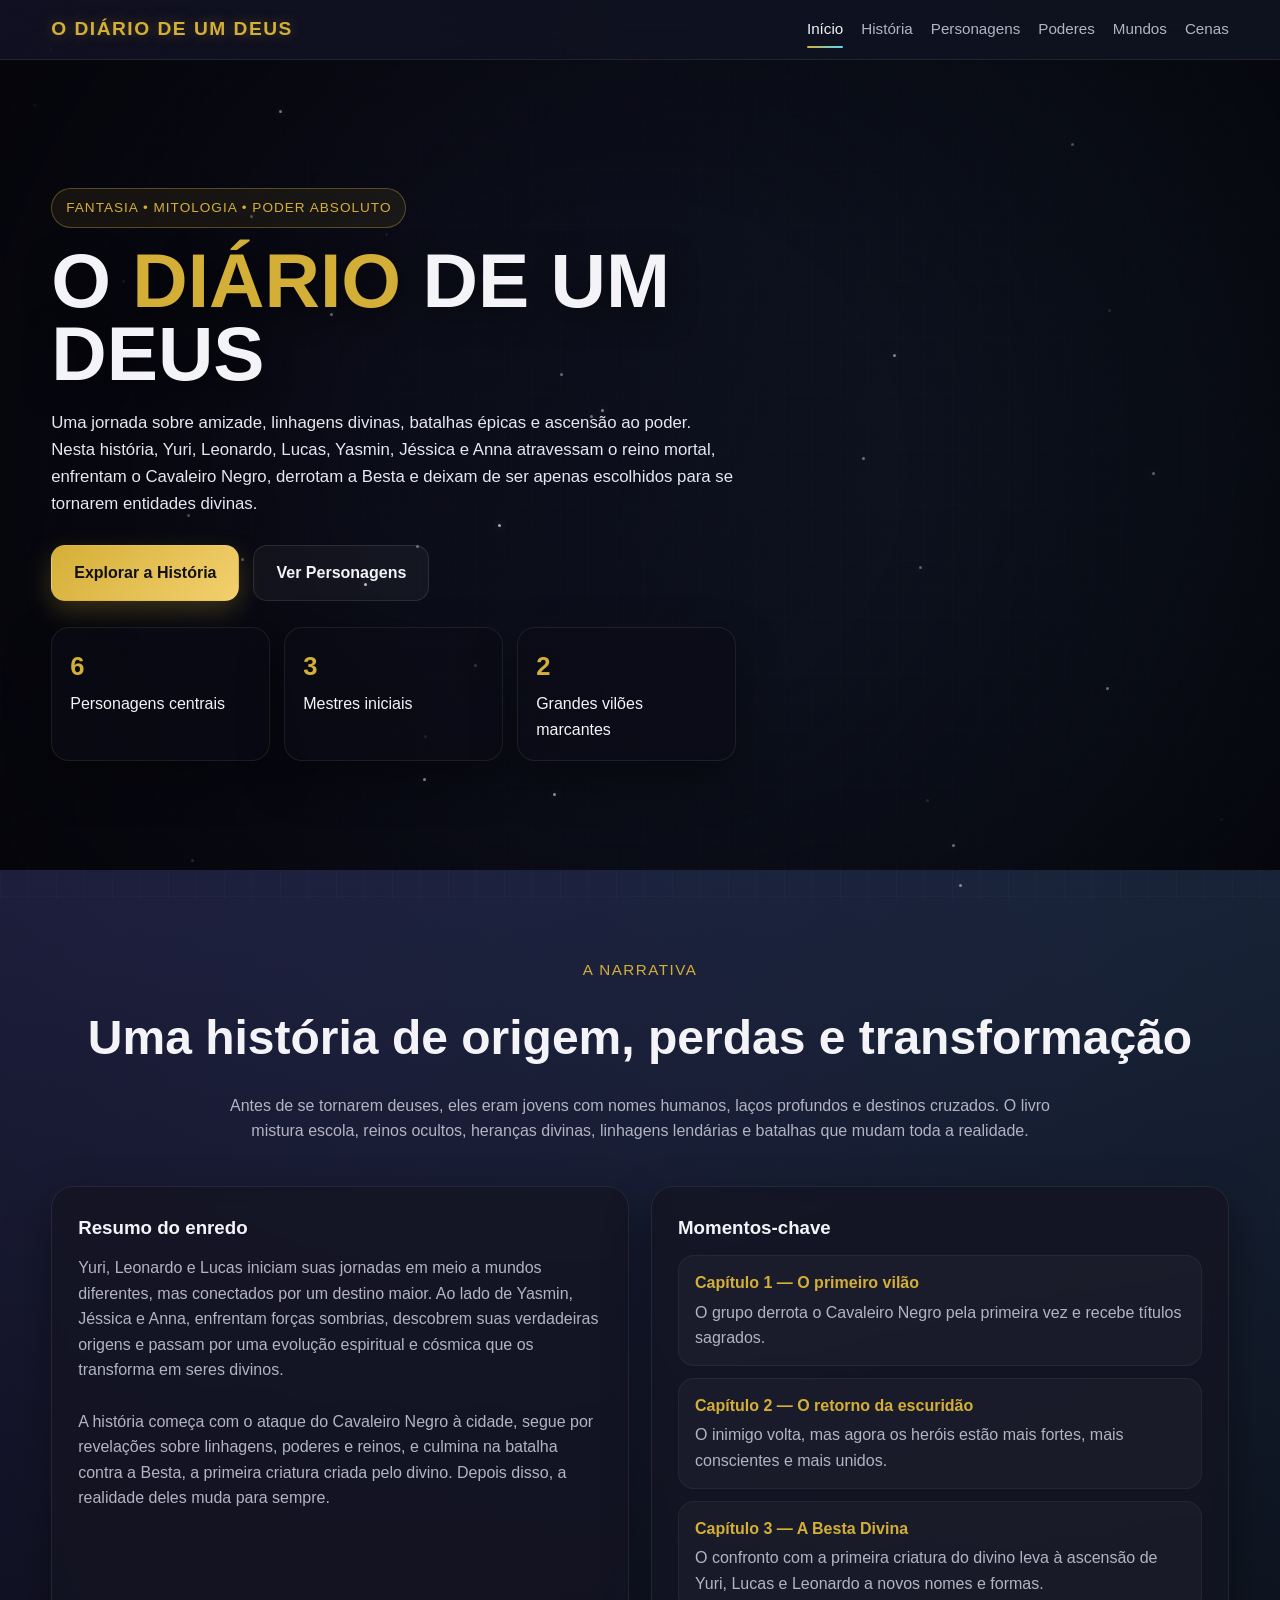
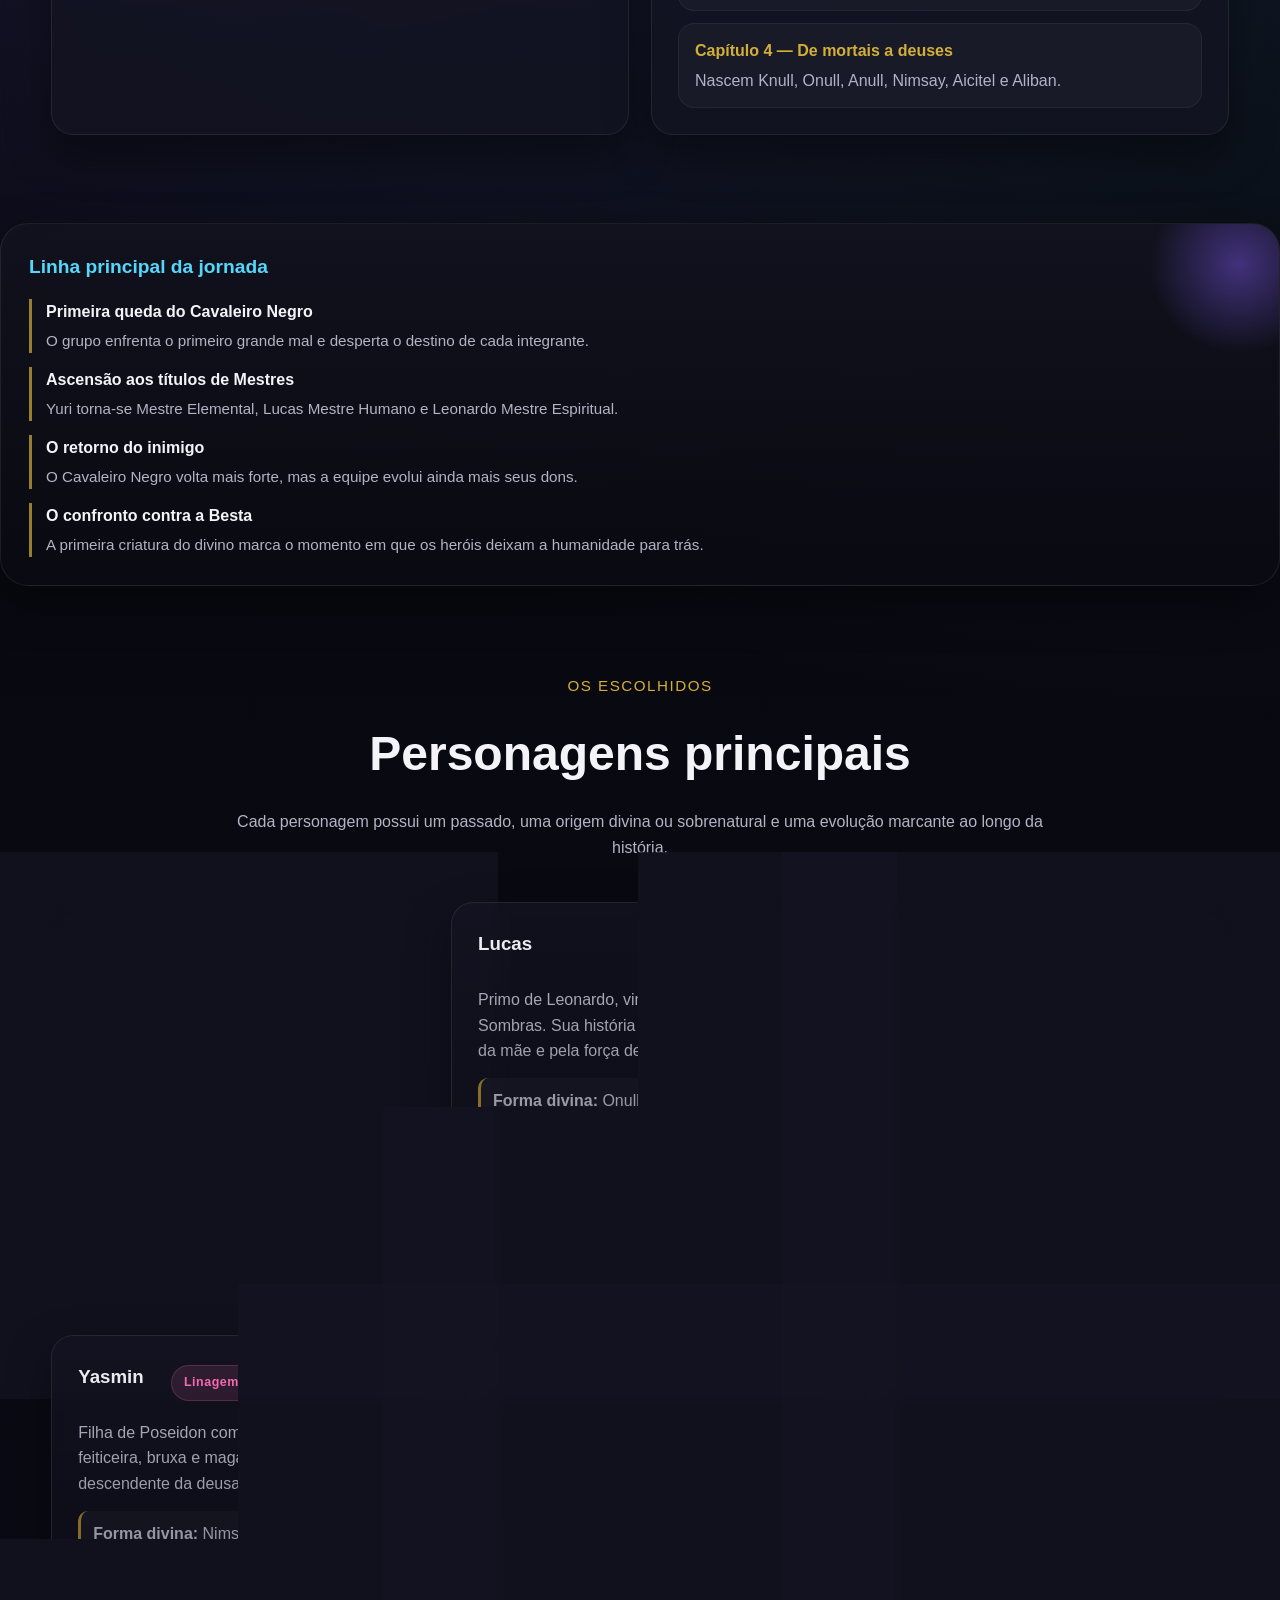
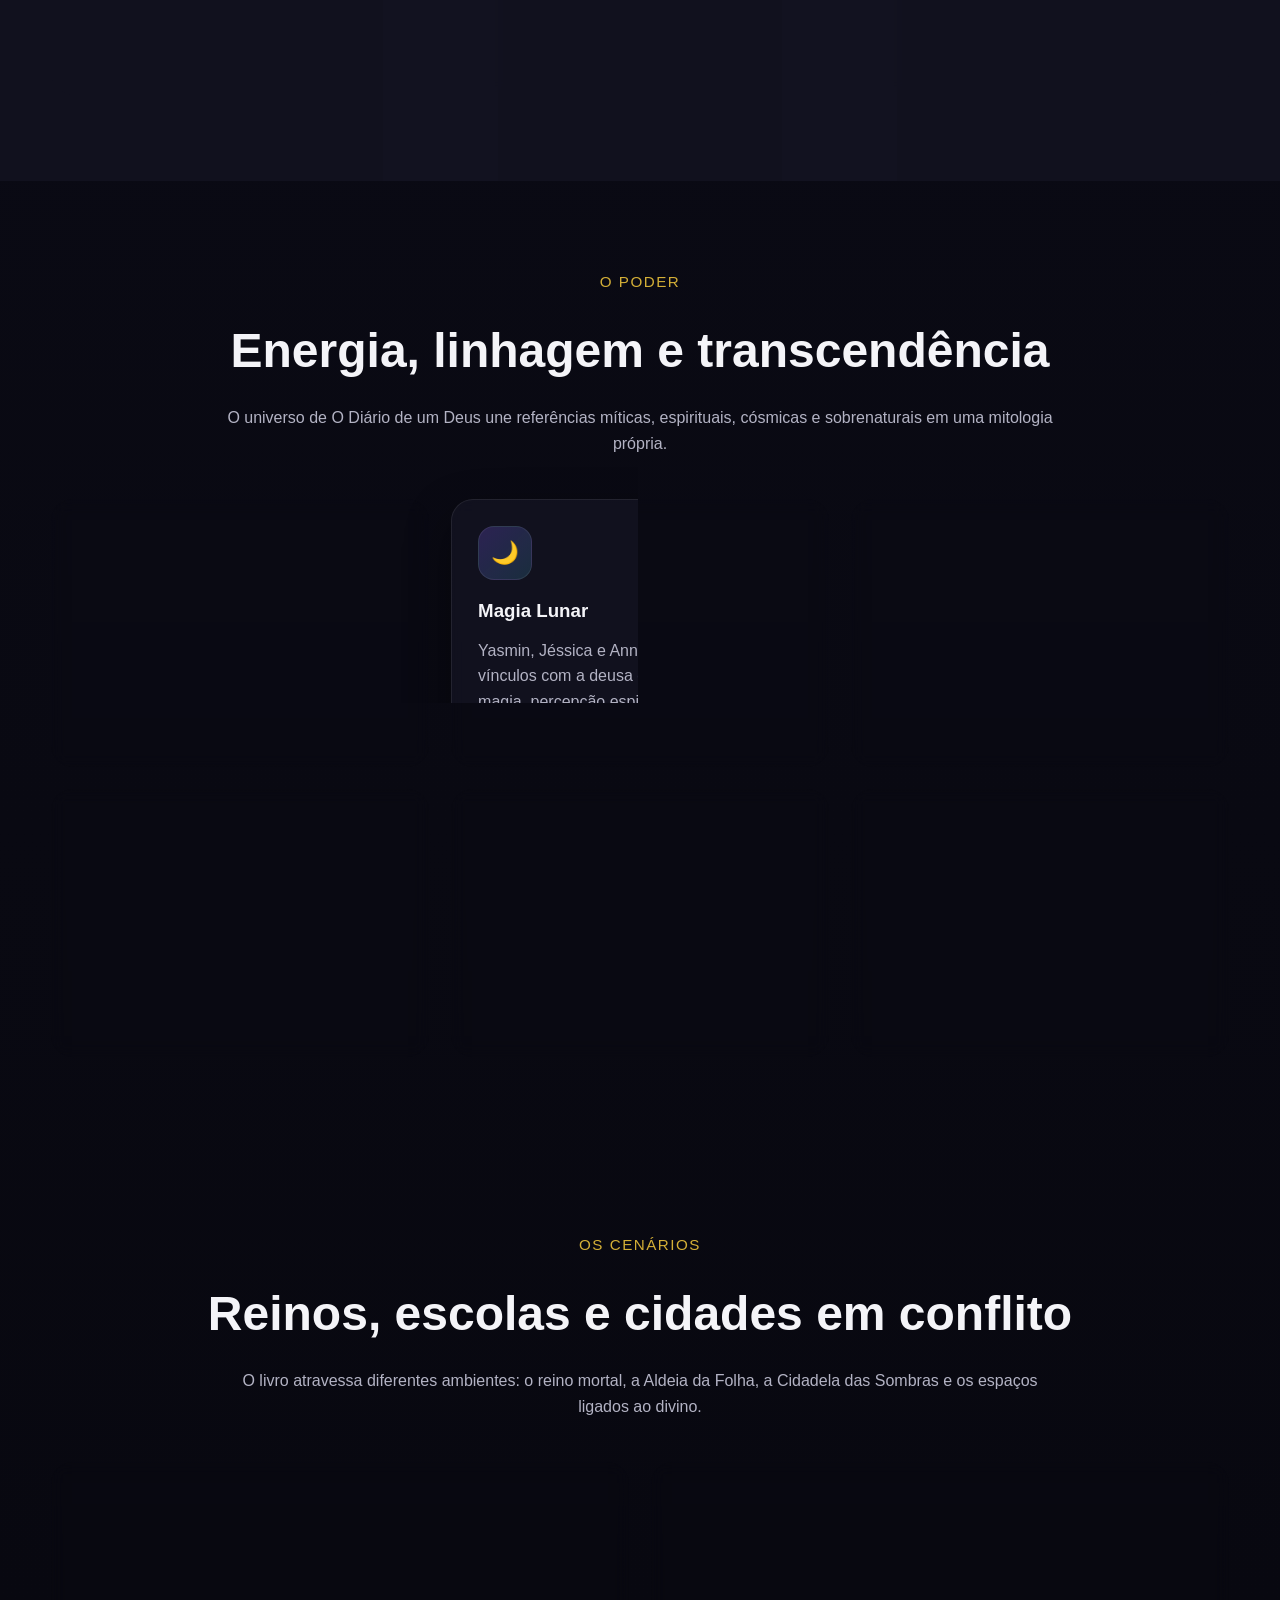
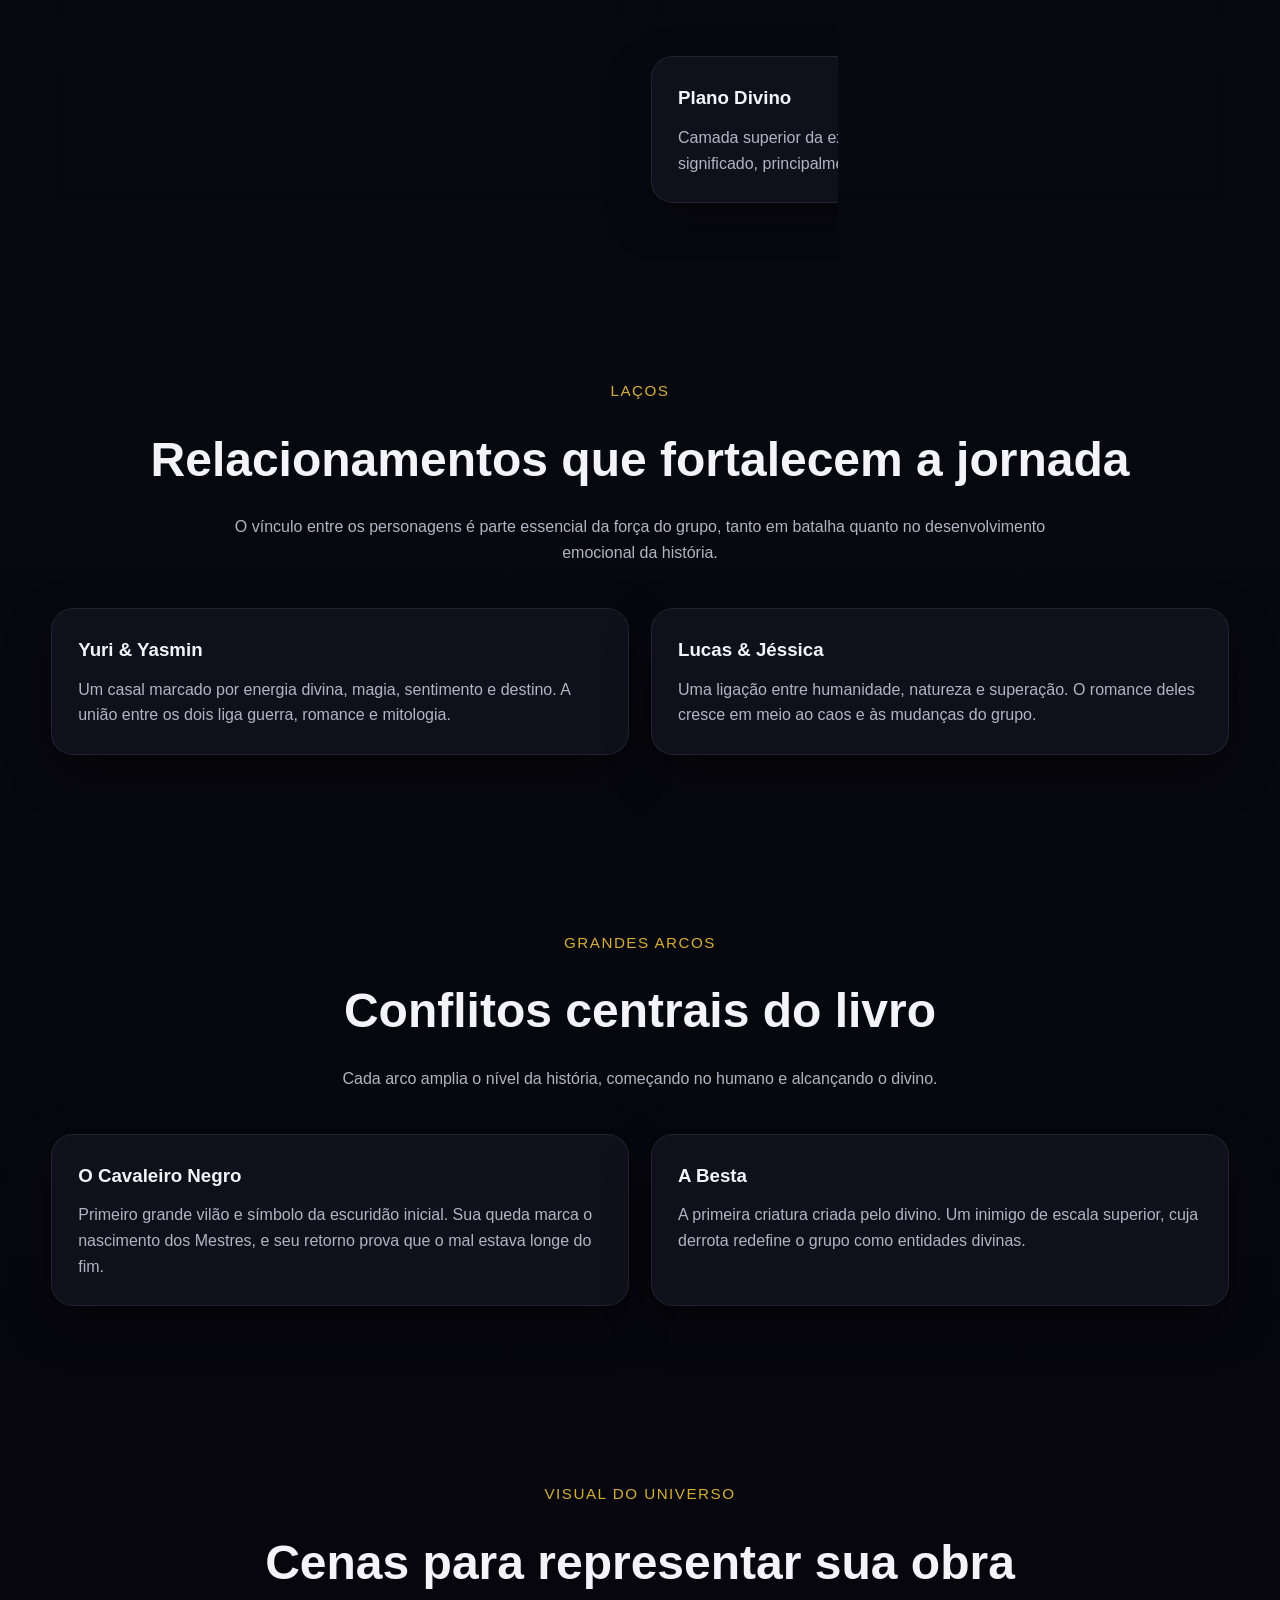
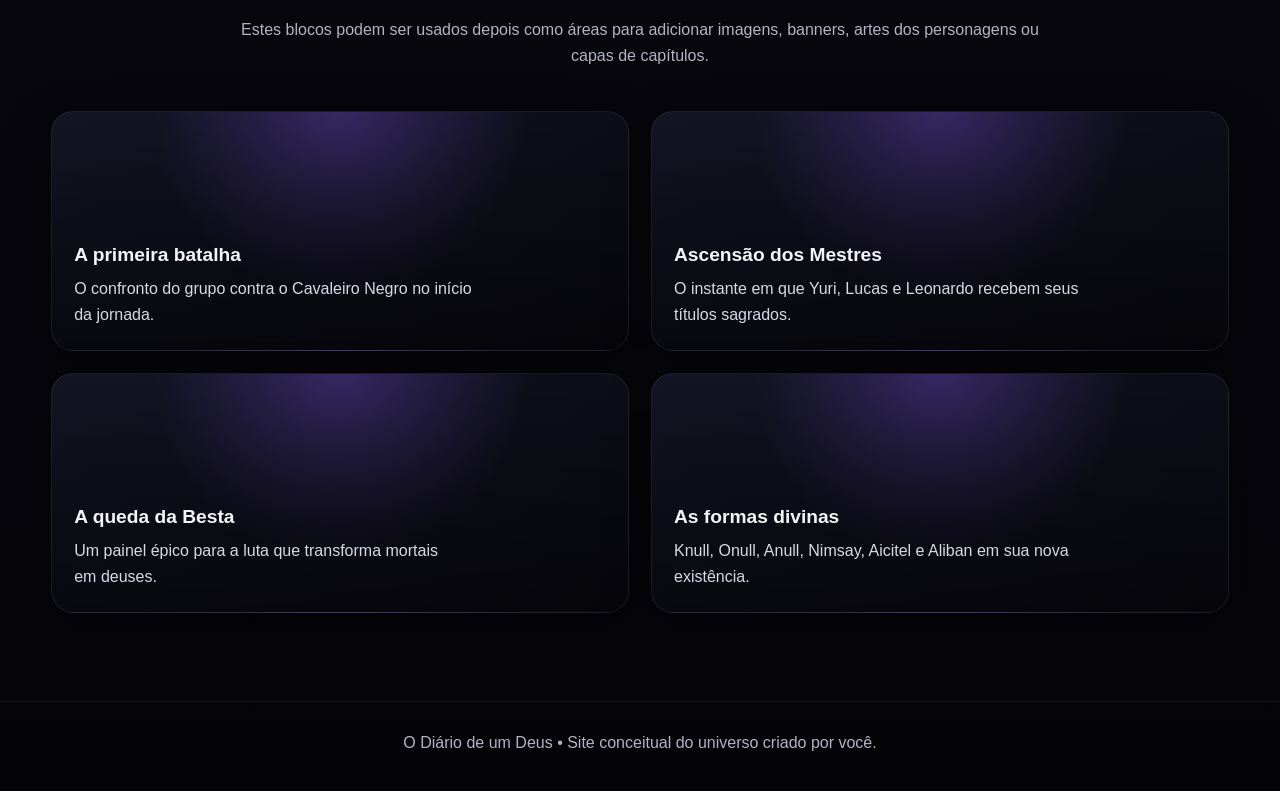
<file: index.html>
<!DOCTYPE html>
<html lang="pt-BR">
<head>
  <meta charset="UTF-8" />
  <meta name="viewport" content="width=device-width, initial-scale=1.0" />
  <title>O Diário de um Deus</title>
  <style>
    :root {
      --bg: #07070d;
      --bg-soft: #11111b;
      --card: rgba(20, 20, 34, 0.78);
      --line: rgba(255,255,255,0.08);
      --gold: #d4af37;
      --violet: #7f5af0;
      --cyan: #53d8fb;
      --rose: #ff6fb5;
      --text: #f4f4f8;
      --muted: #b3b3c4;
      --shadow: 0 18px 45px rgba(0, 0, 0, 0.4);
      --radius: 22px;
    }

    * {
      margin: 0;
      padding: 0;
      box-sizing: border-box;
    }

    html {
      scroll-behavior: smooth;
    }

    body {
      font-family: Arial, Helvetica, sans-serif;
      background:
        radial-gradient(circle at top left, rgba(127, 90, 240, 0.25), transparent 30%),
        radial-gradient(circle at top right, rgba(83, 216, 251, 0.18), transparent 32%),
        linear-gradient(180deg, #05050a 0%, #0a0a14 45%, #05050a 100%);
      color: var(--text);
      line-height: 1.6;
      overflow-x: hidden;
    }

    body::before {
      content: "";
      position: fixed;
      inset: 0;
      background-image:
        linear-gradient(rgba(255,255,255,0.02) 1px, transparent 1px),
        linear-gradient(90deg, rgba(255,255,255,0.02) 1px, transparent 1px);
      background-size: 28px 28px;
      pointer-events: none;
      z-index: -2;
    }

    a {
      color: inherit;
      text-decoration: none;
    }

    img {
      max-width: 100%;
      display: block;
    }

    .container {
      width: min(1180px, 92%);
      margin: 0 auto;
    }

    .navbar {
      position: sticky;
      top: 0;
      z-index: 1000;
      backdrop-filter: blur(14px);
      background: rgba(8, 8, 14, 0.72);
      border-bottom: 1px solid var(--line);
    }

    .nav-wrap {
      display: flex;
      align-items: center;
      justify-content: space-between;
      padding: 14px 0;
      gap: 18px;
    }

    .logo {
      font-size: 1.2rem;
      font-weight: 800;
      letter-spacing: 1.5px;
      text-transform: uppercase;
      color: var(--gold);
      text-shadow: 0 0 14px rgba(212, 175, 55, 0.35);
    }

    .nav-links {
      display: flex;
      align-items: center;
      gap: 18px;
      flex-wrap: wrap;
    }

    .nav-links a {
      color: var(--muted);
      font-size: 0.95rem;
      transition: 0.25s ease;
      position: relative;
    }

    .nav-links a:hover,
    .nav-links a.active {
      color: var(--text);
    }

    .nav-links a::after {
      content: "";
      position: absolute;
      left: 0;
      bottom: -6px;
      width: 0;
      height: 2px;
      border-radius: 999px;
      background: linear-gradient(90deg, var(--gold), var(--cyan));
      transition: 0.25s ease;
    }

    .nav-links a:hover::after,
    .nav-links a.active::after {
      width: 100%;
    }

    .menu-btn {
      display: none;
      background: transparent;
      border: 1px solid var(--line);
      color: var(--text);
      padding: 10px 14px;
      border-radius: 12px;
      cursor: pointer;
    }

    .hero {
      position: relative;
      min-height: 90vh;
      display: flex;
      align-items: center;
      padding: 90px 0 70px;
      overflow: hidden;
    }

    .hero::before {
      content: "";
      position: absolute;
      inset: 0;
      background:
        linear-gradient(120deg, rgba(0,0,0,0.78), rgba(0,0,0,0.45)),
        url('https://images.unsplash.com/photo-1518562180175-34a163b1a9a6?auto=format&fit=crop&w=1400&q=80') center/cover;
      z-index: -2;
      transform: scale(1.04);
    }

    .hero::after {
      content: "";
      position: absolute;
      inset: 0;
      background: radial-gradient(circle at center, transparent 35%, rgba(5,5,10,0.82) 100%);
      z-index: -1;
    }

    .hero-grid {
      display: grid;
      grid-template-columns: 1.2fr 0.8fr;
      gap: 36px;
      align-items: center;
    }

    .eyebrow {
      display: inline-block;
      margin-bottom: 16px;
      padding: 8px 14px;
      border: 1px solid rgba(212, 175, 55, 0.35);
      border-radius: 999px;
      background: rgba(212, 175, 55, 0.08);
      color: var(--gold);
      font-size: 0.85rem;
      letter-spacing: 1px;
      text-transform: uppercase;
    }

    .hero h1 {
      font-size: clamp(2.5rem, 6vw, 5.2rem);
      line-height: 0.95;
      margin-bottom: 20px;
      text-transform: uppercase;
      text-shadow: 0 8px 30px rgba(0,0,0,0.55);
    }

    .hero h1 span {
      color: var(--gold);
    }

    .hero p {
      color: #e7e7f2;
      max-width: 720px;
      font-size: 1.05rem;
      margin-bottom: 28px;
    }

    .hero-actions {
      display: flex;
      gap: 14px;
      flex-wrap: wrap;
      margin-bottom: 26px;
    }

    .btn {
      padding: 14px 22px;
      border-radius: 14px;
      font-weight: 700;
      transition: 0.25s ease;
      border: 1px solid transparent;
      display: inline-flex;
      align-items: center;
      justify-content: center;
      cursor: pointer;
    }

    .btn-primary {
      background: linear-gradient(135deg, var(--gold), #f4d06f);
      color: #111;
      box-shadow: 0 10px 26px rgba(212, 175, 55, 0.25);
    }

    .btn-primary:hover {
      transform: translateY(-2px);
      box-shadow: 0 16px 30px rgba(212, 175, 55, 0.35);
    }

    .btn-secondary {
      background: rgba(255,255,255,0.04);
      border-color: rgba(255,255,255,0.1);
      color: var(--text);
    }

    .btn-secondary:hover {
      background: rgba(255,255,255,0.08);
      transform: translateY(-2px);
    }

    .hero-stats {
      display: grid;
      grid-template-columns: repeat(3, 1fr);
      gap: 14px;
    }

    .stat-card {
      background: rgba(12,12,22,0.65);
      border: 1px solid var(--line);
      border-radius: 18px;
      padding: 18px;
      box-shadow: var(--shadow);
    }

    .stat-card strong {
      display: block;
      font-size: 1.6rem;
      color: var(--gold);
      margin-bottom: 4px;
    }

    .hero-panel {
      background: linear-gradient(180deg, rgba(18,18,30,0.92), rgba(10,10,18,0.82));
      border: 1px solid var(--line);
      border-radius: 28px;
      padding: 28px;
      box-shadow: var(--shadow);
      position: relative;
      overflow: hidden;
    }

    .hero-panel::before {
      content: "";
      position: absolute;
      width: 180px;
      height: 180px;
      right: -50px;
      top: -50px;
      background: radial-gradient(circle, rgba(127,90,240,0.45), transparent 70%);
      border-radius: 50%;
    }

    .hero-panel h3 {
      font-size: 1.2rem;
      margin-bottom: 16px;
      color: var(--cyan);
      position: relative;
      z-index: 1;
    }

    .timeline-mini {
      display: grid;
      gap: 14px;
      position: relative;
      z-index: 1;
    }

    .timeline-mini div {
      border-left: 3px solid rgba(212, 175, 55, 0.7);
      padding-left: 14px;
    }

    .timeline-mini h4 {
      font-size: 1rem;
      margin-bottom: 4px;
    }

    .timeline-mini p {
      color: var(--muted);
      font-size: 0.95rem;
    }

    section {
      padding: 88px 0;
    }

    .section-title {
      text-align: center;
      margin-bottom: 18px;
      color: var(--gold);
      text-transform: uppercase;
      letter-spacing: 1.5px;
      font-size: 0.95rem;
    }

    .section-heading {
      text-align: center;
      font-size: clamp(2rem, 4vw, 3rem);
      margin-bottom: 16px;
    }

    .section-text {
      text-align: center;
      color: var(--muted);
      max-width: 840px;
      margin: 0 auto 42px;
    }

    .story-grid,
    .world-grid,
    .power-grid,
    .couples-grid,
    .arc-grid,
    .gallery-grid,
    .team-grid {
      display: grid;
      gap: 22px;
    }

    .story-grid {
      grid-template-columns: repeat(2, 1fr);
    }

    .card {
      background: var(--card);
      border: 1px solid var(--line);
      border-radius: var(--radius);
      padding: 26px;
      box-shadow: var(--shadow);
      backdrop-filter: blur(8px);
    }

    .card h3,
    .card h4 {
      margin-bottom: 12px;
    }

    .card p,
    .card li {
      color: var(--muted);
    }

    .chapter-list {
      list-style: none;
      display: grid;
      gap: 12px;
    }

    .chapter-list li {
      padding: 14px 16px;
      border-radius: 16px;
      background: rgba(255,255,255,0.03);
      border: 1px solid rgba(255,255,255,0.05);
    }

    .chapter-list span {
      display: block;
      color: var(--gold);
      font-weight: 700;
      margin-bottom: 4px;
    }

    .team-grid {
      grid-template-columns: repeat(3, 1fr);
    }

    .character-card {
      position: relative;
      overflow: hidden;
    }

    .character-card::before {
      content: "";
      position: absolute;
      inset: 0;
      background: linear-gradient(180deg, transparent, rgba(0,0,0,0.3));
      pointer-events: none;
    }

    .character-top {
      display: flex;
      align-items: center;
      justify-content: space-between;
      gap: 12px;
      margin-bottom: 16px;
    }

    .badge {
      padding: 7px 12px;
      border-radius: 999px;
      font-size: 0.78rem;
      font-weight: 700;
      letter-spacing: 0.5px;
      background: rgba(83,216,251,0.12);
      border: 1px solid rgba(83,216,251,0.22);
      color: var(--cyan);
    }

    .god-badge {
      background: rgba(255,111,181,0.12);
      border-color: rgba(255,111,181,0.22);
      color: var(--rose);
    }

    .character-card ul {
      list-style: none;
      display: grid;
      gap: 10px;
      margin-top: 14px;
    }

    .character-card li {
      padding: 10px 12px;
      border-left: 3px solid rgba(212, 175, 55, 0.7);
      background: rgba(255,255,255,0.03);
      border-radius: 10px;
    }

    .power-grid {
      grid-template-columns: repeat(3, 1fr);
    }

    .power-card {
      transition: transform 0.3s ease, border-color 0.3s ease;
    }

    .power-card:hover {
      transform: translateY(-6px);
      border-color: rgba(212,175,55,0.4);
    }

    .power-icon {
      width: 54px;
      height: 54px;
      border-radius: 16px;
      display: grid;
      place-items: center;
      margin-bottom: 16px;
      font-size: 1.4rem;
      background: linear-gradient(135deg, rgba(127,90,240,0.25), rgba(83,216,251,0.15));
      border: 1px solid rgba(255,255,255,0.08);
    }

    .world-grid,
    .arc-grid,
    .gallery-grid,
    .couples-grid {
      grid-template-columns: repeat(2, 1fr);
    }

    .gallery-item {
      min-height: 240px;
      border-radius: 22px;
      overflow: hidden;
      position: relative;
      border: 1px solid var(--line);
      background:
        linear-gradient(180deg, rgba(0,0,0,0.05), rgba(0,0,0,0.55)),
        radial-gradient(circle at top, rgba(127,90,240,0.35), transparent 50%),
        linear-gradient(135deg, #151526, #0c0c16);
      display: flex;
      align-items: flex-end;
      padding: 22px;
      box-shadow: var(--shadow);
    }

    .gallery-item h4 {
      margin-bottom: 6px;
      font-size: 1.2rem;
    }

    .gallery-item p {
      color: #d9d9e6;
      max-width: 85%;
    }

    .footer {
      border-top: 1px solid var(--line);
      padding: 28px 0 36px;
      text-align: center;
      color: var(--muted);
      background: rgba(0,0,0,0.15);
    }

    .reveal {
      opacity: 0;
      transform: translateY(28px);
      transition: 0.7s ease;
    }

    .reveal.visible {
      opacity: 1;
      transform: translateY(0);
    }

    .floating-stars {
      position: fixed;
      inset: 0;
      pointer-events: none;
      z-index: -1;
      overflow: hidden;
    }

    .star {
      position: absolute;
      width: 3px;
      height: 3px;
      border-radius: 50%;
      background: rgba(255,255,255,0.8);
      box-shadow: 0 0 10px rgba(255,255,255,0.5);
      animation: floatStar linear infinite;
    }

    @keyframes floatStar {
      from {
        transform: translateY(0px) scale(1);
        opacity: 0.2;
      }
      50% {
        opacity: 1;
      }
      to {
        transform: translateY(-120px) scale(1.4);
        opacity: 0;
      }
    }

    @media (max-width: 980px) {
      .hero-grid,
      .story-grid,
      .team-grid,
      .power-grid,
      .world-grid,
      .arc-grid,
      .gallery-grid,
      .couples-grid {
        grid-template-columns: 1fr;
      }

      .hero {
        min-height: auto;
      }
    }

    @media (max-width: 760px) {
      .menu-btn {
        display: inline-flex;
      }

      .nav-links {
        position: absolute;
        top: calc(100% + 8px);
        right: 4%;
        width: min(320px, 92vw);
        flex-direction: column;
        align-items: flex-start;
        padding: 18px;
        border-radius: 18px;
        background: rgba(12,12,20,0.98);
        border: 1px solid var(--line);
        box-shadow: var(--shadow);
        display: none;
      }

      .nav-links.show {
        display: flex;
      }

      .hero-stats {
        grid-template-columns: 1fr;
      }

      .hero h1 {
        font-size: 2.5rem;
      }

      section {
        padding: 72px 0;
      }
    }
  </style>
</head>
<body>
  <div class="floating-stars" id="stars"></div>

  <header class="navbar">
    <div class="container nav-wrap">
      <a href="#inicio" class="logo">O Diário de um Deus</a>

      <nav class="nav-links" id="navLinks">
        <a href="#inicio">Início</a>
        <a href="#historia">História</a>
        <a href="#personagens">Personagens</a>
        <a href="#poderes">Poderes</a>
        <a href="#mundos">Mundos</a>
        <a href="#galeria">Cenas</a>
      </nav>

      <button class="menu-btn" id="menuBtn">Menu</button>
    </div>
  </header>

  <main>
    <section class="hero" id="inicio">
      <div class="container hero-grid">
        <div class="reveal">
          <span class="eyebrow">Fantasia • Mitologia • Poder Absoluto</span>
          <h1>O <span>Diário</span> de um Deus</h1>
          <p>
            Uma jornada sobre amizade, linhagens divinas, batalhas épicas e ascensão ao poder. Nesta história,
            Yuri, Leonardo, Lucas, Yasmin, Jéssica e Anna atravessam o reino mortal, enfrentam o Cavaleiro Negro,
            derrotam a Besta e deixam de ser apenas escolhidos para se tornarem entidades divinas.
          </p>

          <div class="hero-actions">
            <a href="#historia" class="btn btn-primary">Explorar a História</a>
            <a href="#personagens" class="btn btn-secondary">Ver Personagens</a>
          </div>
          <div class="hero-stats">
            <div class="stat-card">
              <strong>6</strong>
              <span>Personagens centrais</span>
            </div>
            <div class="stat-card">
              <strong>3</strong>
              <span>Mestres iniciais</span>
            </div>
            <div class="stat-card">
              <strong>2</strong>
              <span>Grandes vilões marcantes</span>
            </div>
          </div>
        </div>
      </div>
    </section>

    <section id="historia">
      <div class="container">
        <p class="section-title">A narrativa</p>
        <h2 class="section-heading reveal">Uma história de origem, perdas e transformação</h2>
        <p class="section-text reveal">
          Antes de se tornarem deuses, eles eram jovens com nomes humanos, laços profundos e destinos cruzados.
          O livro mistura escola, reinos ocultos, heranças divinas, linhagens lendárias e batalhas que mudam toda a realidade.
        </p>

        <div class="story-grid">
          <article class="card reveal">
            <h3>Resumo do enredo</h3>
            <p>
              Yuri, Leonardo e Lucas iniciam suas jornadas em meio a mundos diferentes, mas conectados por um destino maior.
              Ao lado de Yasmin, Jéssica e Anna, enfrentam forças sombrias, descobrem suas verdadeiras origens e passam por
              uma evolução espiritual e cósmica que os transforma em seres divinos.
            </p>
            <br />
            <p>
              A história começa com o ataque do Cavaleiro Negro à cidade, segue por revelações sobre linhagens, poderes e reinos,
              e culmina na batalha contra a Besta, a primeira criatura criada pelo divino. Depois disso, a realidade deles muda para sempre.
            </p>
          </article>

          <article class="card reveal">
            <h3>Momentos-chave</h3>
            <ul class="chapter-list">
              <li>
                <span>Capítulo 1 — O primeiro vilão</span>
                O grupo derrota o Cavaleiro Negro pela primeira vez e recebe títulos sagrados.
              </li>
              <li>
                <span>Capítulo 2 — O retorno da escuridão</span>
                O inimigo volta, mas agora os heróis estão mais fortes, mais conscientes e mais unidos.
              </li>
              <li>
                <span>Capítulo 3 — A Besta Divina</span>
                O confronto com a primeira criatura do divino leva à ascensão de Yuri, Lucas e Leonardo a novos nomes e formas.
              </li>
              <li>
                <span>Capítulo 4 — De mortais a deuses</span>
                Nascem Knull, Onull, Anull, Nimsay, Aicitel e Aliban.
              </li>
            </ul>
          </article>
        </div>
      </div>
    </section>
     <aside class="hero-panel reveal">
            <h3>Linha principal da jornada</h3>
            <div class="timeline-mini">
              <div>
                <h4>Primeira queda do Cavaleiro Negro</h4>
                <p>O grupo enfrenta o primeiro grande mal e desperta o destino de cada integrante.</p>
              </div>
              <div>
                <h4>Ascensão aos títulos de Mestres</h4>
                <p>Yuri torna-se Mestre Elemental, Lucas Mestre Humano e Leonardo Mestre Espiritual.</p>
              </div>
              <div>
                <h4>O retorno do inimigo</h4>
                <p>O Cavaleiro Negro volta mais forte, mas a equipe evolui ainda mais seus dons.</p>
              </div>
              <div>
                <h4>O confronto contra a Besta</h4>
                <p>A primeira criatura do divino marca o momento em que os heróis deixam a humanidade para trás.</p>
              </div>
            </div>
          </aside>
    <section id="personagens">
      <div class="container">
        <p class="section-title">Os escolhidos</p>
        <h2 class="section-heading reveal">Personagens principais</h2>
        <p class="section-text reveal">
          Cada personagem possui um passado, uma origem divina ou sobrenatural e uma evolução marcante ao longo da história.
        </p>

        <div class="team-grid">
          <article class="card character-card reveal">
            <div class="character-top">
              <h3>Yuri</h3>
              <span class="badge">Mestre Elemental</span>
            </div>
            <p>
              Protagonista com herança Uchiha e Hyuuga, sangue sayajin, armadura de ouro, dons de Shinigami e domínio sobre chakra, Ki e Cosmos.
            </p>
            <ul>
              <li><strong>Forma divina:</strong> Knull</li>
              <li><strong>Essência:</strong> guerreiro absoluto entre mundos e energias</li>
              <li><strong>Relação:</strong> companheiro de Yasmin</li>
            </ul>
          </article>

          <article class="card character-card reveal">
            <div class="character-top">
              <h3>Lucas</h3>
              <span class="badge">Mestre Humano</span>
            </div>
            <p>
              Primo de Leonardo, vindo da Cidadela das Sombras. Sua história é marcada pela perda da mãe e pela força despertada pelas fênix.
            </p>
            <ul>
              <li><strong>Forma divina:</strong> Onull</li>
              <li><strong>Origem:</strong> Cidadela das Sombras</li>
              <li><strong>Relação:</strong> companheiro de Jéssica</li>
            </ul>
          </article>

          <article class="card character-card reveal">
            <div class="character-top">
              <h3>Leonardo</h3>
              <span class="badge">Mestre Espiritual</span>
            </div>
            <p>
              Filho do rei da Cidadela das Sombras. Carrega a dor da infância, a marca das fênix e uma herança real moldada pela guerra.
            </p>
            <ul>
              <li><strong>Forma divina:</strong> Anull</li>
              <li><strong>Pai:</strong> o rei da Cidadela</li>
              <li><strong>Laço:</strong> primo de Lucas</li>
            </ul>
          </article>

          <article class="card character-card reveal">
            <div class="character-top">
              <h3>Yasmin</h3>
              <span class="badge god-badge">Linagem de Poseidon e Afrodite</span>
            </div>
            <p>
              Filha de Poseidon com Afrodite, aprendiz de feiticeira, bruxa e maga, além de descendente da deusa da lua.
            </p>
            <ul>
              <li><strong>Forma divina:</strong> Nimsay</li>
              <li><strong>Essência:</strong> mar, beleza, magia e lua</li>
              <li><strong>Relação:</strong> parceira de Yuri</li>
            </ul>
          </article>

          <article class="card character-card reveal">
            <div class="character-top">
              <h3>Jéssica</h3>
              <span class="badge god-badge">Filha de Hera</span>
            </div>
            <p>
              Protetora da natureza, aprendiz de feiticeira, bruxa e maga, também ligada à linhagem da deusa da lua.
            </p>
            <ul>
              <li><strong>Forma divina:</strong> Aicitel</li>
              <li><strong>Domínio:</strong> natureza e magia</li>
              <li><strong>Relação:</strong> parceira de Lucas</li>
            </ul>
          </article>

          <article class="card character-card reveal">
            <div class="character-top">
              <h3>Anna</h3>
              <span class="badge god-badge">Filha de Athena</span>
            </div>
            <p>
              Guerreira associada à sabedoria e à linhagem lunar, vinda de outra escola e integrada ao grupo ao longo da jornada.
            </p>
            <ul>
              <li><strong>Forma divina:</strong> Aliban</li>
              <li><strong>Essência:</strong> estratégia, herança e força</li>
              <li><strong>Papel:</strong> aliada divina do grupo</li>
            </ul>
          </article>
        </div>
      </div>
    </section>

    <section id="poderes">
      <div class="container">
        <p class="section-title">O poder</p>
        <h2 class="section-heading reveal">Energia, linhagem e transcendência</h2>
        <p class="section-text reveal">
          O universo de O Diário de um Deus une referências míticas, espirituais, cósmicas e sobrenaturais em uma mitologia própria.
        </p>

        <div class="power-grid">
          <article class="card power-card reveal">
            <div class="power-icon">🔥</div>
            <h3>Poderes de Yuri</h3>
            <p>
              Yuri reúne linhagens e sistemas de energia raros: chakra, Ki, Cosmos, dons de Shinigami, sangue sayajin e a armadura de ouro.
            </p>
          </article>

          <article class="card power-card reveal">
            <div class="power-icon">🌙</div>
            <h3>Magia Lunar</h3>
            <p>
              Yasmin, Jéssica e Anna compartilham vínculos com a deusa da lua, ampliando magia, percepção espiritual e poder ritualístico.
            </p>
          </article>

          <article class="card power-card reveal">
            <div class="power-icon">🪽</div>
            <h3>Força Fênix</h3>
            <p>
              O ataque que destruiu parte da infância de Lucas e Leonardo deixou marcas profundas, selando poder e sofrimento em seus destinos.
            </p>
          </article>

          <article class="card power-card reveal">
            <div class="power-icon">⚔️</div>
            <h3>Ascensão a Mestres</h3>
            <p>
              Após a primeira vitória contra o Cavaleiro Negro, o grupo deixa de ser comum e assume papéis sagrados na ordem da história.
            </p>
          </article>

          <article class="card power-card reveal">
            <div class="power-icon">👁️</div>
            <h3>Heranças Divinas</h3>
            <p>
              Filiações com deuses como Poseidon, Afrodite, Hera e Athena transformam a narrativa em uma guerra entre linhagens e legados.
            </p>
          </article>

          <article class="card power-card reveal">
            <div class="power-icon">🌌</div>
            <h3>Transformação Final</h3>
            <p>
              Depois da batalha contra a Besta, todos alcançam um novo estado de existência, mudando seus nomes e sua posição no cosmos.
            </p>
          </article>
        </div>
      </div>
    </section>

    <section id="mundos">
      <div class="container">
        <p class="section-title">Os cenários</p>
        <h2 class="section-heading reveal">Reinos, escolas e cidades em conflito</h2>
        <p class="section-text reveal">
          O livro atravessa diferentes ambientes: o reino mortal, a Aldeia da Folha, a Cidadela das Sombras e os espaços ligados ao divino.
        </p>

        <div class="world-grid">
          <article class="card reveal">
            <h3>Cidadela das Sombras</h3>
            <p>
              Reino de origem de Lucas e Leonardo, marcado por realeza, tragédia, guerra e o ataque das fênix que mudou tudo quando ambos ainda eram crianças.
            </p>
          </article>

          <article class="card reveal">
            <h3>Reino Mortal</h3>
            <p>
              O ponto de reencontro dos protagonistas. Na escola, amizades, romances e rivalidades humanas abrem espaço para a guerra sobrenatural.
            </p>
          </article>

          <article class="card reveal">
            <h3>Aldeia da Folha</h3>
            <p>
              Lugar importante no elo entre Yuri, Lucas e Leonardo na infância, conectando o mundo ninja à expansão mitológica da obra.
            </p>
          </article>

          <article class="card reveal">
            <h3>Plano Divino</h3>
            <p>
              Camada superior da existência onde os títulos de deuses ganham significado, principalmente após o confronto contra a Besta.
            </p>
          </article>
        </div>
      </div>
    </section>

    <section>
      <div class="container">
        <p class="section-title">Laços</p>
        <h2 class="section-heading reveal">Relacionamentos que fortalecem a jornada</h2>
        <p class="section-text reveal">
          O vínculo entre os personagens é parte essencial da força do grupo, tanto em batalha quanto no desenvolvimento emocional da história.
        </p>

        <div class="couples-grid">
          <article class="card reveal">
            <h3>Yuri & Yasmin</h3>
            <p>
              Um casal marcado por energia divina, magia, sentimento e destino. A união entre os dois liga guerra, romance e mitologia.
            </p>
          </article>

          <article class="card reveal">
            <h3>Lucas & Jéssica</h3>
            <p>
              Uma ligação entre humanidade, natureza e superação. O romance deles cresce em meio ao caos e às mudanças do grupo.
            </p>
          </article>
        </div>
      </div>
    </section>

    <section>
      <div class="container">
        <p class="section-title">Grandes arcos</p>
        <h2 class="section-heading reveal">Conflitos centrais do livro</h2>
        <p class="section-text reveal">
          Cada arco amplia o nível da história, começando no humano e alcançando o divino.
        </p>

        <div class="arc-grid">
          <article class="card reveal">
            <h3>O Cavaleiro Negro</h3>
            <p>
              Primeiro grande vilão e símbolo da escuridão inicial. Sua queda marca o nascimento dos Mestres, e seu retorno prova que o mal estava longe do fim.
            </p>
          </article>

          <article class="card reveal">
            <h3>A Besta</h3>
            <p>
              A primeira criatura criada pelo divino. Um inimigo de escala superior, cuja derrota redefine o grupo como entidades divinas.
            </p>
          </article>
        </div>
      </div>
    </section>

    <section id="galeria">
      <div class="container">
        <p class="section-title">Visual do universo</p>
        <h2 class="section-heading reveal">Cenas para representar sua obra</h2>
        <p class="section-text reveal">
          Estes blocos podem ser usados depois como áreas para adicionar imagens, banners, artes dos personagens ou capas de capítulos.
        </p>

        <div class="gallery-grid">
          <article class="gallery-item reveal">
            <div>
              <h4>A primeira batalha</h4>
              <p>O confronto do grupo contra o Cavaleiro Negro no início da jornada.</p>
            </div>
          </article>

          <article class="gallery-item reveal">
            <div>
              <h4>Ascensão dos Mestres</h4>
              <p>O instante em que Yuri, Lucas e Leonardo recebem seus títulos sagrados.</p>
            </div>
          </article>

          <article class="gallery-item reveal">
            <div>
              <h4>A queda da Besta</h4>
              <p>Um painel épico para a luta que transforma mortais em deuses.</p>
            </div>
          </article>

          <article class="gallery-item reveal">
            <div>
              <h4>As formas divinas</h4>
              <p>Knull, Onull, Anull, Nimsay, Aicitel e Aliban em sua nova existência.</p>
            </div>
          </article>
        </div>
      </div>
    </section>
  </main>

  <footer class="footer">
    <div class="container">
      <p>O Diário de um Deus • Site conceitual do universo criado por você.</p>
    </div>
  </footer>

  <script>
    const menuBtn = document.getElementById('menuBtn');
    const navLinks = document.getElementById('navLinks');
    const links = document.querySelectorAll('.nav-links a');

    menuBtn.addEventListener('click', () => {
      navLinks.classList.toggle('show');
    });

    links.forEach(link => {
      link.addEventListener('click', () => {
        navLinks.classList.remove('show');
      });
    });

    const observer = new IntersectionObserver((entries) => {
      entries.forEach(entry => {
        if (entry.isIntersecting) {
          entry.target.classList.add('visible');
        }
      });
    }, { threshold: 0.15 });

    document.querySelectorAll('.reveal').forEach(el => observer.observe(el));

    const sections = document.querySelectorAll('section[id]');
    window.addEventListener('scroll', () => {
      let current = '';
      sections.forEach(section => {
        const top = section.offsetTop - 140;
        const height = section.offsetHeight;
        if (scrollY >= top && scrollY < top + height) {
          current = section.getAttribute('id');
        }
      });

      links.forEach(link => {
        link.classList.remove('active');
        if (link.getAttribute('href') === `#${current}`) {
          link.classList.add('active');
        }
      });
    });

    const stars = document.getElementById('stars');
    for (let i = 0; i < 36; i++) {
      const star = document.createElement('span');
      star.className = 'star';
      star.style.left = Math.random() * 100 + '%';
      star.style.top = Math.random() * 100 + '%';
      star.style.animationDuration = (4 + Math.random() * 8) + 's';
      star.style.animationDelay = (Math.random() * 4) + 's';
      star.style.opacity = Math.random();
      stars.appendChild(star);
    }
  </script>
</body>
</html>
</file>
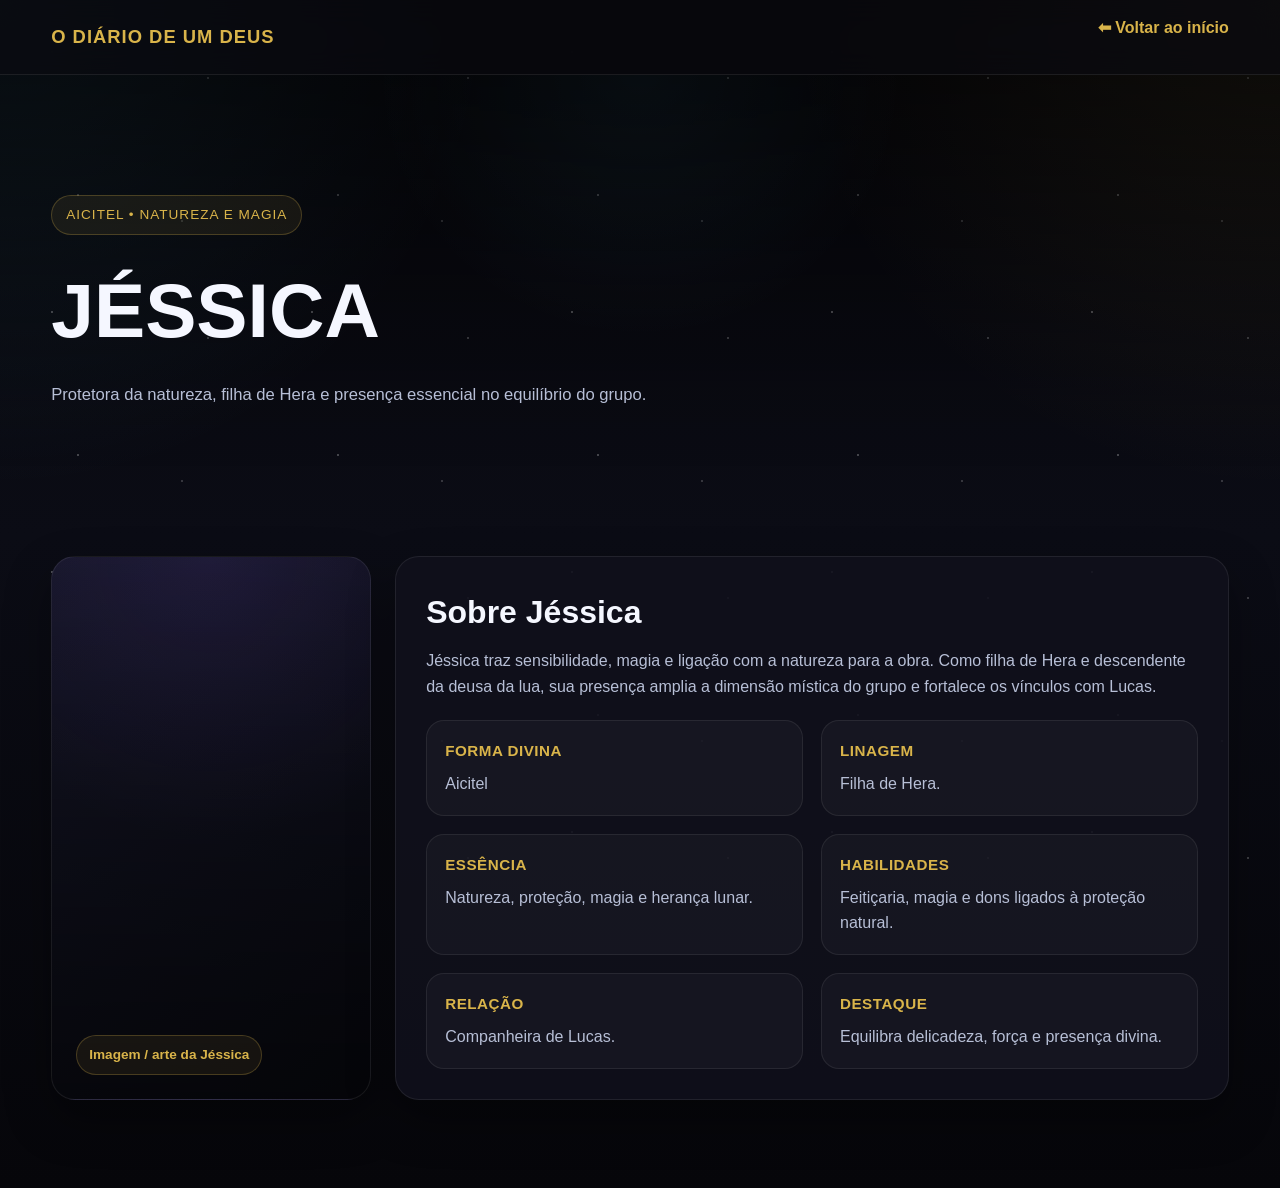
<file: aissej.html>
<!DOCTYPE html>
<html lang="pt-BR">
<head>
  <meta charset="UTF-8" />
  <meta name="viewport" content="width=device-width, initial-scale=1.0" />
  <title>Jéssica • O Diário de um Deus</title>
  <link rel="stylesheet" href="../style.css" />
</head>
<body>
  <div class="stars"></div>

  <header class="header">
    <div class="container nav">
      <a href="../index.html" class="logo">O Diário de um Deus</a>
      <a href="../index.html" class="back-link">⬅ Voltar ao início</a>
    </div>
  </header>

  <main>
    <section class="page-hero">
      <div class="container reveal">
        <span class="tag">Aicitel • Natureza e magia</span>
        <h1>Jéssica</h1>
        <p>
          Protetora da natureza, filha de Hera e presença essencial no equilíbrio
          do grupo.
        </p>
      </div>
    </section>

    <section class="section">
      <div class="container page-grid">
        <div class="visual-box reveal">
          <span>Imagem / arte da Jéssica</span>
        </div>

        <div class="content-box reveal">
          <h2>Sobre Jéssica</h2>
          <p>
            Jéssica traz sensibilidade, magia e ligação com a natureza para a obra.
            Como filha de Hera e descendente da deusa da lua, sua presença amplia
            a dimensão mística do grupo e fortalece os vínculos com Lucas.
          </p>

          <div class="info-grid">
            <div class="info-box">
              <h3>Forma divina</h3>
              <p>Aicitel</p>
            </div>

            <div class="info-box">
              <h3>Linagem</h3>
              <p>Filha de Hera.</p>
            </div>

            <div class="info-box">
              <h3>Essência</h3>
              <p>Natureza, proteção, magia e herança lunar.</p>
            </div>

            <div class="info-box">
              <h3>Habilidades</h3>
              <p>Feitiçaria, magia e dons ligados à proteção natural.</p>
            </div>

            <div class="info-box">
              <h3>Relação</h3>
              <p>Companheira de Lucas.</p>
            </div>

            <div class="info-box">
              <h3>Destaque</h3>
              <p>Equilibra delicadeza, força e presença divina.</p>
            </div>
          </div>
        </div>
      </div>
    </section>
  </main>

  <script src="../script.js"></script>
</body>
</html>
</file>
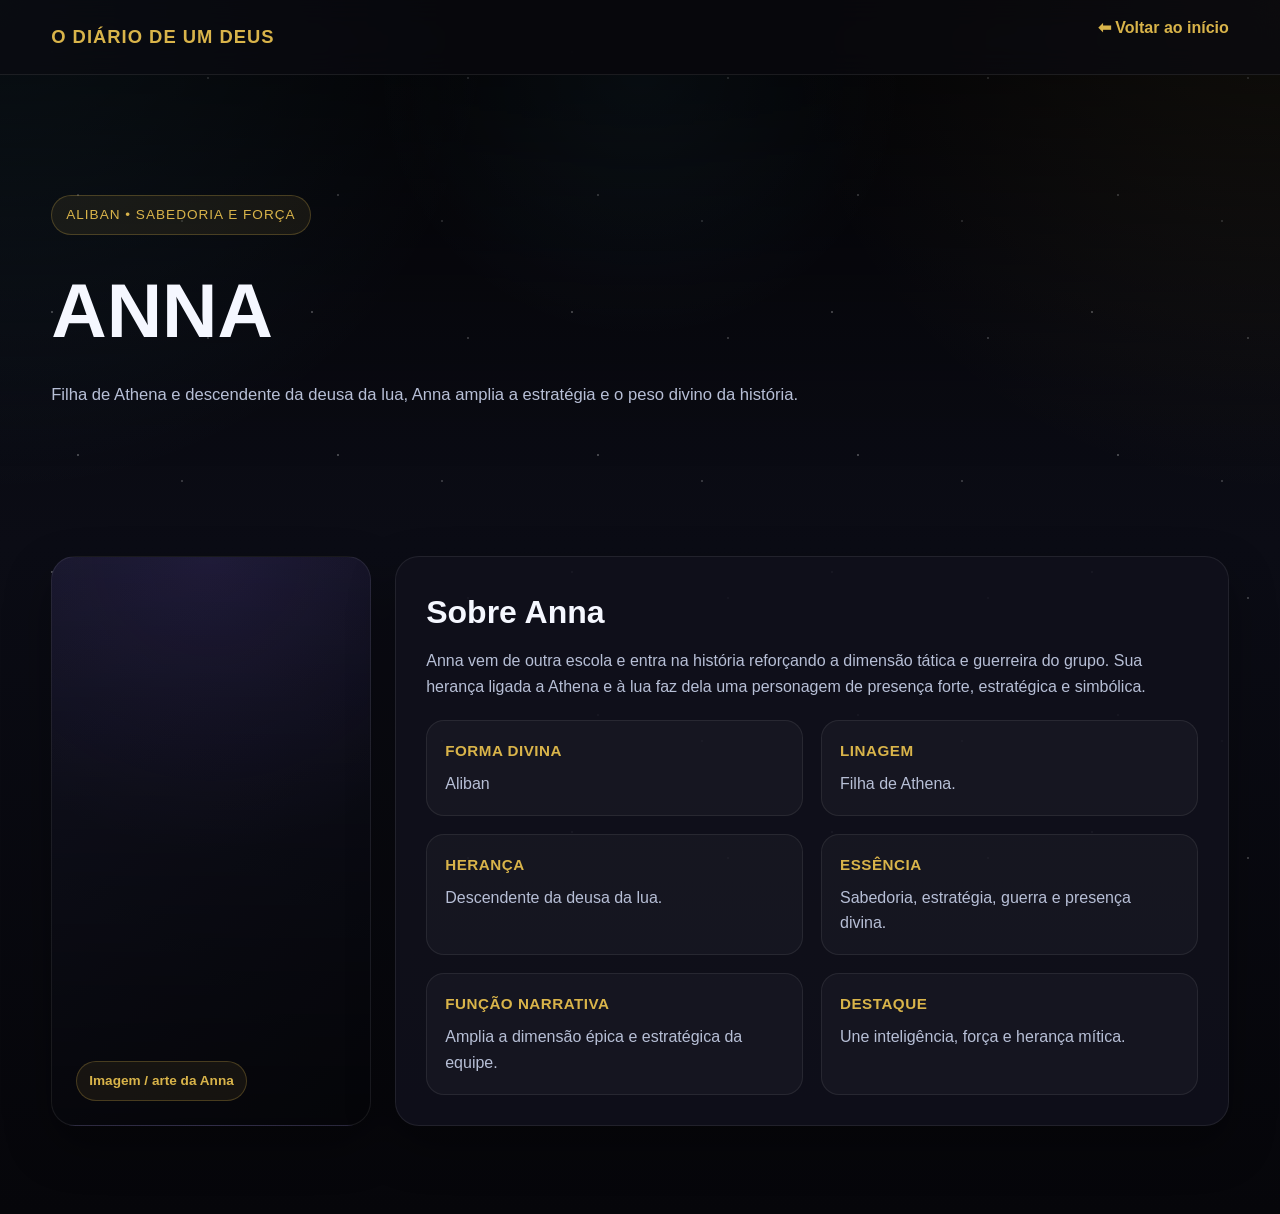
<file: aliban.html>
<!DOCTYPE html>
<html lang="pt-BR">
<head>
  <meta charset="UTF-8" />
  <meta name="viewport" content="width=device-width, initial-scale=1.0" />
  <title>Anna • O Diário de um Deus</title>
  <link rel="stylesheet" href="../style.css" />
</head>
<body>
  <div class="stars"></div>

  <header class="header">
    <div class="container nav">
      <a href="../index.html" class="logo">O Diário de um Deus</a>
      <a href="../index.html" class="back-link">⬅ Voltar ao início</a>
    </div>
  </header>

  <main>
    <section class="page-hero">
      <div class="container reveal">
        <span class="tag">Aliban • Sabedoria e força</span>
        <h1>Anna</h1>
        <p>
          Filha de Athena e descendente da deusa da lua, Anna amplia a estratégia
          e o peso divino da história.
        </p>
      </div>
    </section>

    <section class="section">
      <div class="container page-grid">
        <div class="visual-box reveal">
          <span>Imagem / arte da Anna</span>
        </div>

        <div class="content-box reveal">
          <h2>Sobre Anna</h2>
          <p>
            Anna vem de outra escola e entra na história reforçando a dimensão
            tática e guerreira do grupo. Sua herança ligada a Athena e à lua
            faz dela uma personagem de presença forte, estratégica e simbólica.
          </p>

          <div class="info-grid">
            <div class="info-box">
              <h3>Forma divina</h3>
              <p>Aliban</p>
            </div>

            <div class="info-box">
              <h3>Linagem</h3>
              <p>Filha de Athena.</p>
            </div>

            <div class="info-box">
              <h3>Herança</h3>
              <p>Descendente da deusa da lua.</p>
            </div>

            <div class="info-box">
              <h3>Essência</h3>
              <p>Sabedoria, estratégia, guerra e presença divina.</p>
            </div>

            <div class="info-box">
              <h3>Função narrativa</h3>
              <p>Amplia a dimensão épica e estratégica da equipe.</p>
            </div>

            <div class="info-box">
              <h3>Destaque</h3>
              <p>Une inteligência, força e herança mítica.</p>
            </div>
          </div>
        </div>
      </div>
    </section>
  </main>

  <script src="../script.js"></script>
</body>
</html>
</file>
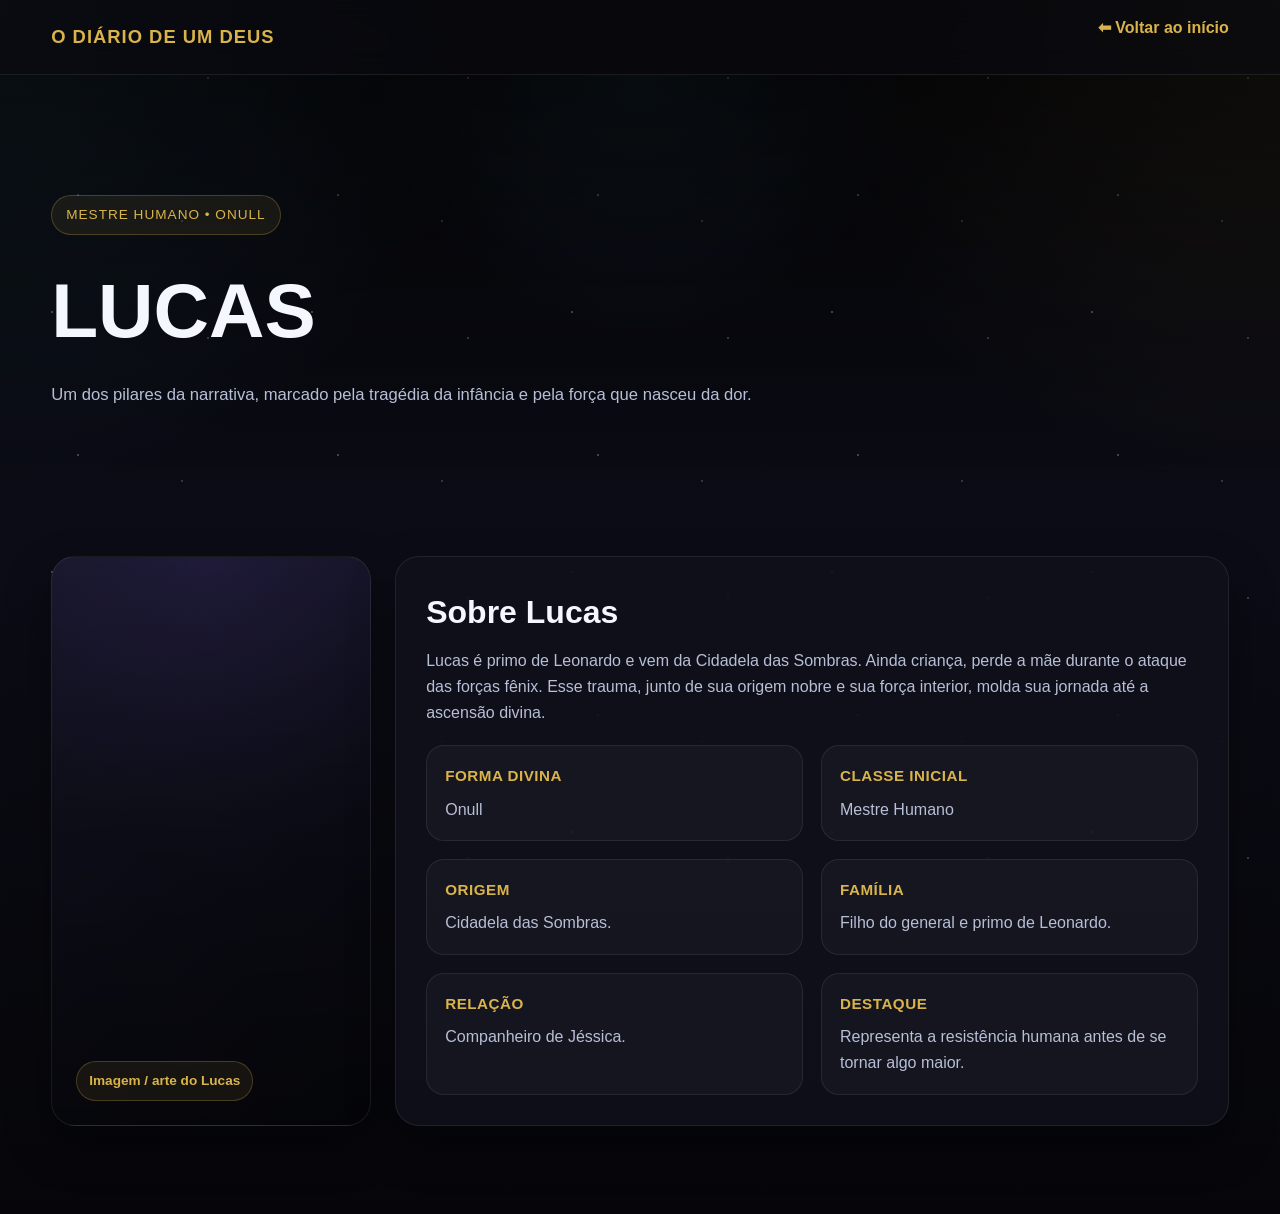
<file: leonardo.html>
<!DOCTYPE html>
<html lang="pt-BR">
<head>
  <meta charset="UTF-8" />
  <meta name="viewport" content="width=device-width, initial-scale=1.0" />
  <title>Lucas • O Diário de um Deus</title>
  <link rel="stylesheet" href="../style.css" />
</head>
<body>
  <div class="stars"></div>

  <header class="header">
    <div class="container nav">
      <a href="../index.html" class="logo">O Diário de um Deus</a>
      <a href="../index.html" class="back-link">⬅ Voltar ao início</a>
    </div>
  </header>

  <main>
    <section class="page-hero">
      <div class="container reveal">
        <span class="tag">Mestre Humano • Onull</span>
        <h1>Lucas</h1>
        <p>
          Um dos pilares da narrativa, marcado pela tragédia da infância e pela
          força que nasceu da dor.
        </p>
      </div>
    </section>

    <section class="section">
      <div class="container page-grid">
        <div class="visual-box reveal">
          <span>Imagem / arte do Lucas</span>
        </div>

        <div class="content-box reveal">
          <h2>Sobre Lucas</h2>
          <p>
            Lucas é primo de Leonardo e vem da Cidadela das Sombras. Ainda
            criança, perde a mãe durante o ataque das forças fênix. Esse trauma,
            junto de sua origem nobre e sua força interior, molda sua jornada
            até a ascensão divina.
          </p>

          <div class="info-grid">
            <div class="info-box">
              <h3>Forma divina</h3>
              <p>Onull</p>
            </div>

            <div class="info-box">
              <h3>Classe inicial</h3>
              <p>Mestre Humano</p>
            </div>

            <div class="info-box">
              <h3>Origem</h3>
              <p>Cidadela das Sombras.</p>
            </div>

            <div class="info-box">
              <h3>Família</h3>
              <p>Filho do general e primo de Leonardo.</p>
            </div>

            <div class="info-box">
              <h3>Relação</h3>
              <p>Companheiro de Jéssica.</p>
            </div>

            <div class="info-box">
              <h3>Destaque</h3>
              <p>Representa a resistência humana antes de se tornar algo maior.</p>
            </div>
          </div>
        </div>
      </div>
    </section>
  </main>

  <script src="../script.js"></script>
</body>
</html>
</file>
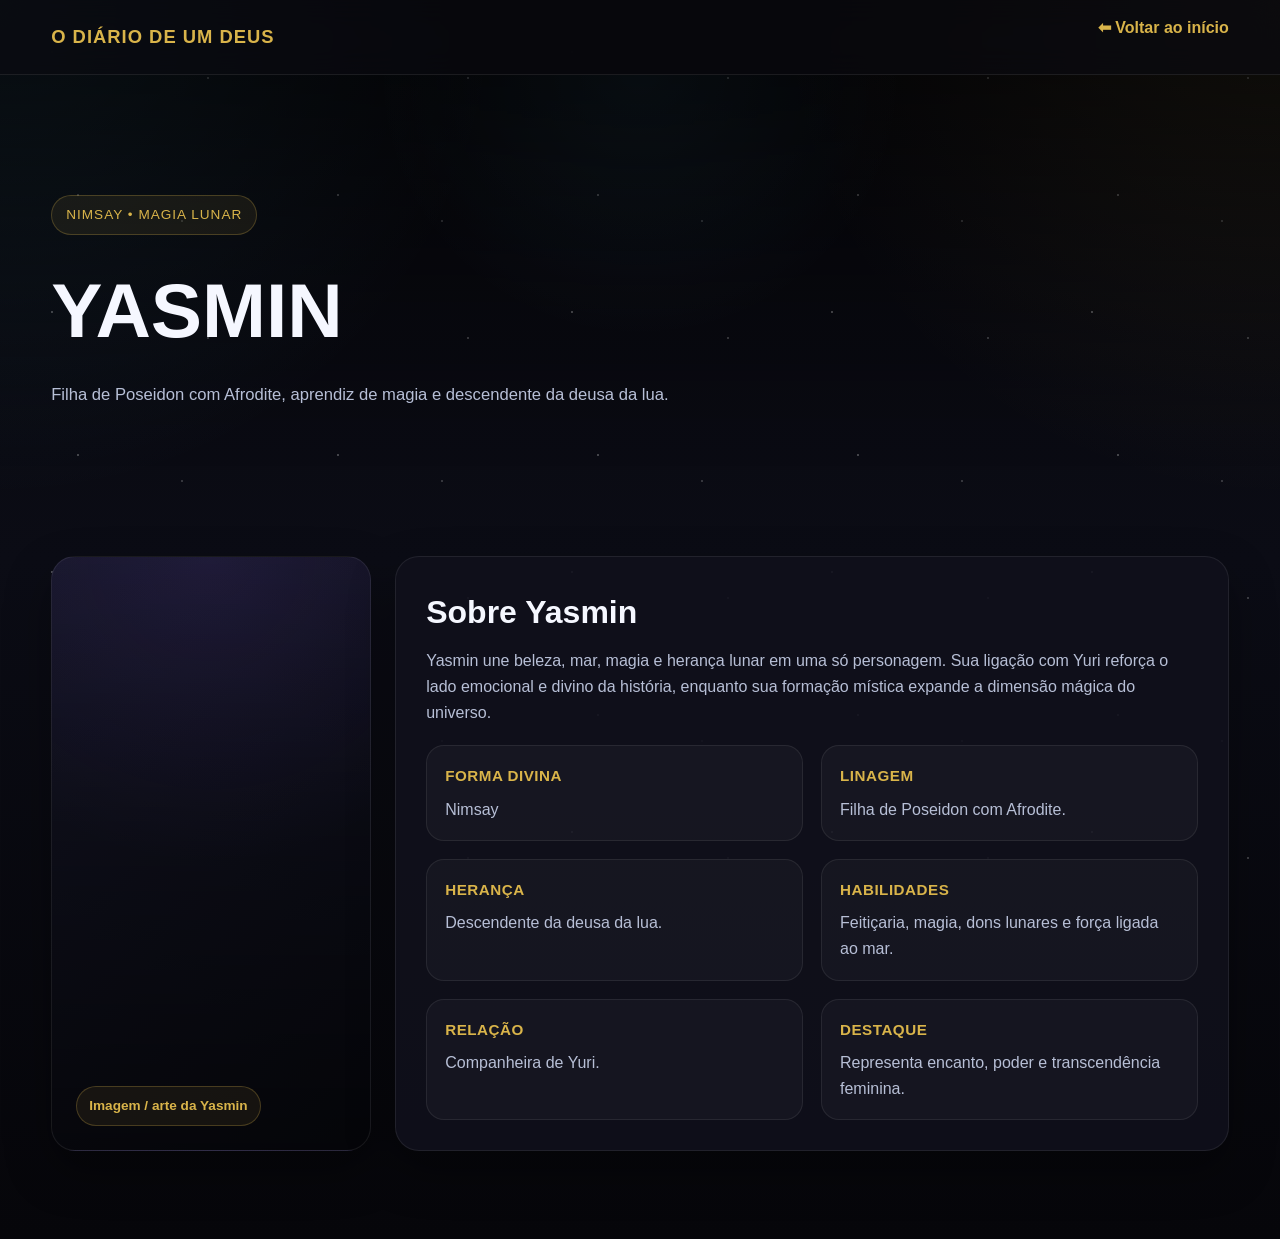
<file: nimsay.html>
<!DOCTYPE html>
<html lang="pt-BR">
<head>
  <meta charset="UTF-8" />
  <meta name="viewport" content="width=device-width, initial-scale=1.0" />
  <title>Yasmin • O Diário de um Deus</title>
  <link rel="stylesheet" href="../style.css" />
</head>
<body>
  <div class="stars"></div>

  <header class="header">
    <div class="container nav">
      <a href="../index.html" class="logo">O Diário de um Deus</a>
      <a href="../index.html" class="back-link">⬅ Voltar ao início</a>
    </div>
  </header>

  <main>
    <section class="page-hero">
      <div class="container reveal">
        <span class="tag">Nimsay • Magia Lunar</span>
        <h1>Yasmin</h1>
        <p>
          Filha de Poseidon com Afrodite, aprendiz de magia e descendente da
          deusa da lua.
        </p>
      </div>
    </section>

    <section class="section">
      <div class="container page-grid">
        <div class="visual-box reveal">
          <span>Imagem / arte da Yasmin</span>
        </div>

        <div class="content-box reveal">
          <h2>Sobre Yasmin</h2>
          <p>
            Yasmin une beleza, mar, magia e herança lunar em uma só personagem.
            Sua ligação com Yuri reforça o lado emocional e divino da história,
            enquanto sua formação mística expande a dimensão mágica do universo.
          </p>

          <div class="info-grid">
            <div class="info-box">
              <h3>Forma divina</h3>
              <p>Nimsay</p>
            </div>

            <div class="info-box">
              <h3>Linagem</h3>
              <p>Filha de Poseidon com Afrodite.</p>
            </div>

            <div class="info-box">
              <h3>Herança</h3>
              <p>Descendente da deusa da lua.</p>
            </div>

            <div class="info-box">
              <h3>Habilidades</h3>
              <p>Feitiçaria, magia, dons lunares e força ligada ao mar.</p>
            </div>

            <div class="info-box">
              <h3>Relação</h3>
              <p>Companheira de Yuri.</p>
            </div>

            <div class="info-box">
              <h3>Destaque</h3>
              <p>Representa encanto, poder e transcendência feminina.</p>
            </div>
          </div>
        </div>
      </div>
    </section>
  </main>

  <script src="../script.js"></script>
</body>
</html>
</file>
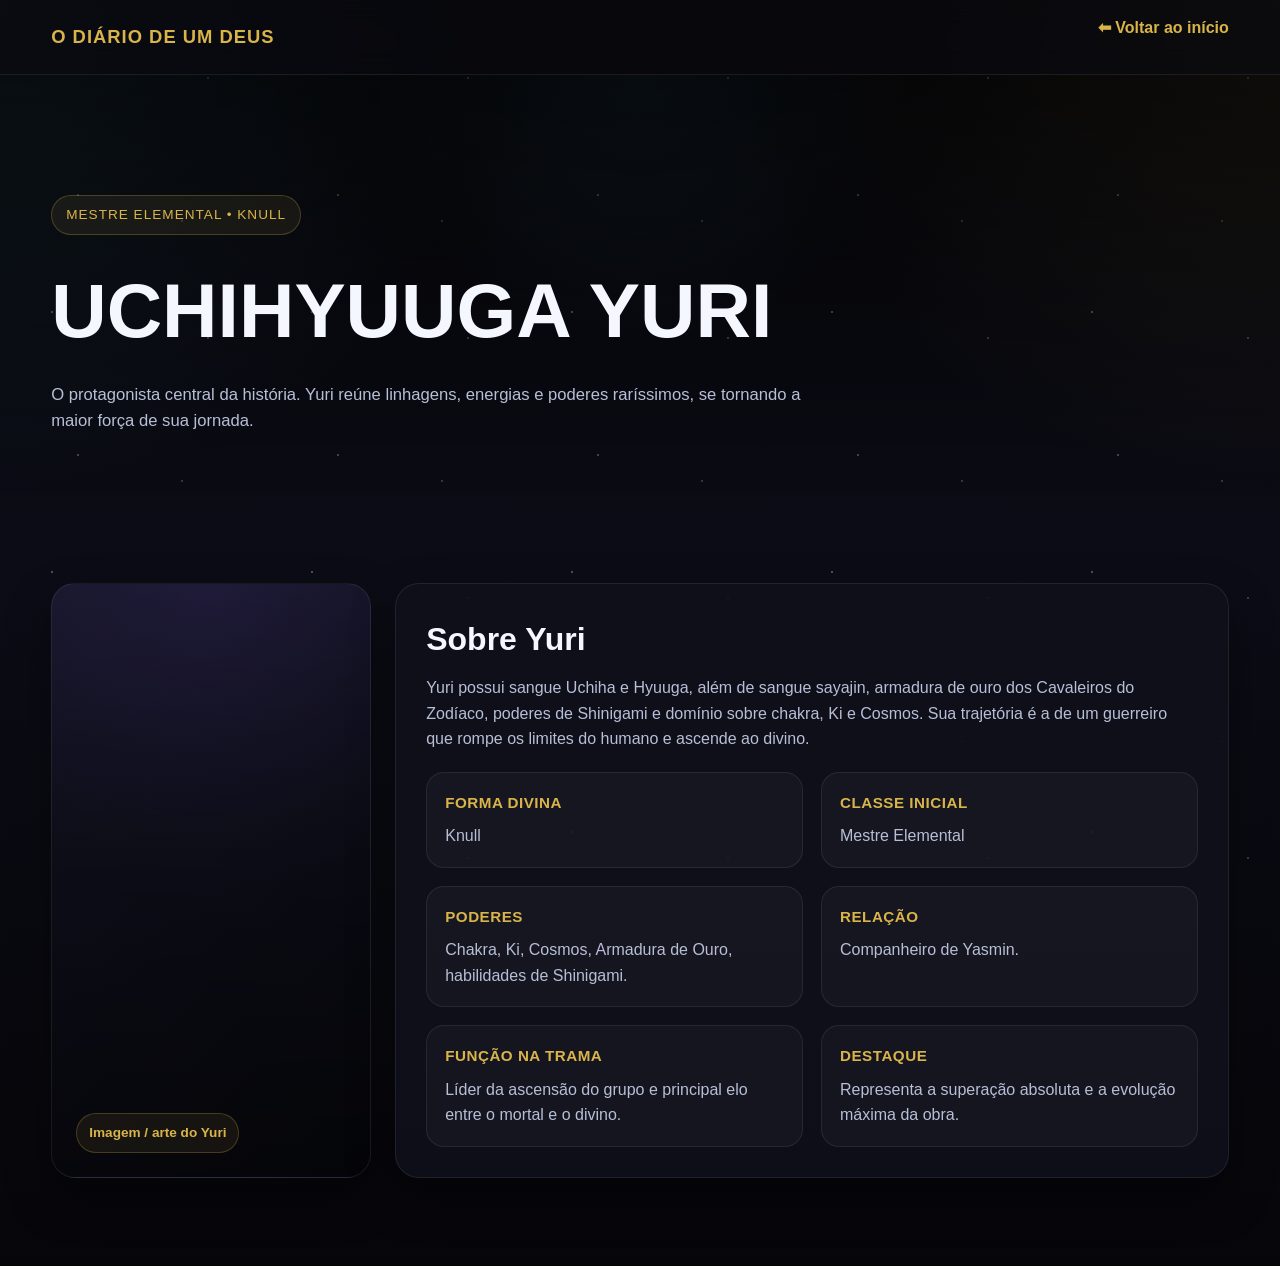
<file: yuri.html>
<!DOCTYPE html>
<html lang="pt-BR">
<head>
  <meta charset="UTF-8" />
  <meta name="viewport" content="width=device-width, initial-scale=1.0" />
  <title>Yuri • O Diário de um Deus</title>
  <link rel="stylesheet" href="../style.css" />
</head>
<body>
  <div class="stars"></div>

  <header class="header">
    <div class="container nav">
      <a href="../index.html" class="logo">O Diário de um Deus</a>
      <a href="../index.html" class="back-link">⬅ Voltar ao início</a>
    </div>
  </header>

  <main>
    <section class="page-hero">
      <div class="container reveal">
        <span class="tag">Mestre Elemental • Knull</span>
        <h1>UchiHyuuga Yuri</h1>
        <p>
          O protagonista central da história. Yuri reúne linhagens, energias e
          poderes raríssimos, se tornando a maior força de sua jornada.
        </p>
      </div>
    </section>

    <section class="section">
      <div class="container page-grid">
        <div class="visual-box reveal">
          <span>Imagem / arte do Yuri</span>
        </div>

        <div class="content-box reveal">
          <h2>Sobre Yuri</h2>
          <p>
            Yuri possui sangue Uchiha e Hyuuga, além de sangue sayajin,
            armadura de ouro dos Cavaleiros do Zodíaco, poderes de Shinigami
            e domínio sobre chakra, Ki e Cosmos. Sua trajetória é a de um
            guerreiro que rompe os limites do humano e ascende ao divino.
          </p>

          <div class="info-grid">
            <div class="info-box">
              <h3>Forma divina</h3>
              <p>Knull</p>
            </div>

            <div class="info-box">
              <h3>Classe inicial</h3>
              <p>Mestre Elemental</p>
            </div>

            <div class="info-box">
              <h3>Poderes</h3>
              <p>Chakra, Ki, Cosmos, Armadura de Ouro, habilidades de Shinigami.</p>
            </div>

            <div class="info-box">
              <h3>Relação</h3>
              <p>Companheiro de Yasmin.</p>
            </div>

            <div class="info-box">
              <h3>Função na trama</h3>
              <p>Líder da ascensão do grupo e principal elo entre o mortal e o divino.</p>
            </div>

            <div class="info-box">
              <h3>Destaque</h3>
              <p>Representa a superação absoluta e a evolução máxima da obra.</p>
            </div>
          </div>
        </div>
      </div>
    </section>
  </main>

  <script src="../script.js"></script>
</body>
</html>
</file>
<file: style.css>
:root {
  --bg: #07070d;
  --bg2: #11111d;
  --card: rgba(16, 16, 28, 0.88);
  --line: rgba(255, 255, 255, 0.08);
  --gold: #d9b44a;
  --gold-soft: #f2d77a;
  --cyan: #66d9ff;
  --violet: #8b5cf6;
  --rose: #ff79b0;
  --text: #f5f7ff;
  --muted: #b7bfd6;
  --shadow: 0 20px 45px rgba(0, 0, 0, 0.35);
  --radius: 24px;
}

* {
  margin: 0;
  padding: 0;
  box-sizing: border-box;
}

html {
  scroll-behavior: smooth;
}

body {
  font-family: Arial, Helvetica, sans-serif;
  background:
    radial-gradient(circle at top left, rgba(102, 217, 255, 0.10), transparent 28%),
    radial-gradient(circle at top right, rgba(217, 180, 74, 0.10), transparent 28%),
    linear-gradient(180deg, #06060a 0%, #0b0c15 45%, #06060a 100%);
  color: var(--text);
  line-height: 1.6;
  overflow-x: hidden;
}

a {
  text-decoration: none;
  color: inherit;
}

img {
  display: block;
  max-width: 100%;
}

.container {
  width: min(1180px, 92%);
  margin: 0 auto;
}

.stars {
  position: fixed;
  inset: 0;
  z-index: -1;
  pointer-events: none;
  opacity: 0.35;
  background-image:
    radial-gradient(circle at 20% 20%, rgba(255,255,255,0.8) 1px, transparent 1px),
    radial-gradient(circle at 80% 30%, rgba(255,255,255,0.6) 1px, transparent 1px),
    radial-gradient(circle at 30% 75%, rgba(255,255,255,0.7) 1px, transparent 1px),
    radial-gradient(circle at 70% 85%, rgba(255,255,255,0.5) 1px, transparent 1px);
  background-size: 260px 260px;
}

.header {
  position: sticky;
  top: 0;
  z-index: 1000;
  backdrop-filter: blur(14px);
  background: rgba(8, 8, 14, 0.78);
  border-bottom: 1px solid var(--line);
}

.nav {
  min-height: 74px;
  display: flex;
  align-items: center;
  justify-content: space-between;
  gap: 18px;
}

.logo {
  font-size: 1.15rem;
  font-weight: 800;
  color: var(--gold);
  text-transform: uppercase;
  letter-spacing: 1px;
}

.menu {
  display: flex;
  align-items: center;
  gap: 18px;
  flex-wrap: wrap;
}

.menu a {
  color: var(--muted);
  transition: 0.25s;
}

.menu a:hover {
  color: var(--text);
}

.menu-toggle {
  display: none;
  background: transparent;
  border: 1px solid var(--line);
  color: var(--text);
  font-size: 1rem;
  padding: 10px 14px;
  border-radius: 12px;
  cursor: pointer;
}

.hero {
  min-height: 92vh;
  display: flex;
  align-items: center;
  position: relative;
  overflow: hidden;
}

.hero::before {
  content: "";
  position: absolute;
  inset: 0;
  background:
    linear-gradient(135deg, rgba(0,0,0,0.82), rgba(0,0,0,0.45)),
    radial-gradient(circle at center, rgba(139,92,246,0.08), transparent 40%);
  z-index: -1;
}

.hero-content {
  max-width: 900px;
  padding: 90px 0 70px;
}

.tag,
.section-tag {
  display: inline-block;
  padding: 8px 14px;
  border-radius: 999px;
  border: 1px solid rgba(217, 180, 74, 0.25);
  background: rgba(217, 180, 74, 0.08);
  color: var(--gold);
  font-size: 0.85rem;
  letter-spacing: 1px;
  text-transform: uppercase;
}

.hero h1 {
  margin: 18px 0 16px;
  font-size: clamp(2.8rem, 7vw, 5.8rem);
  line-height: 0.95;
  text-transform: uppercase;
}

.hero h1 span {
  color: var(--gold);
}

.hero p {
  max-width: 760px;
  color: #e7ebf7;
  font-size: 1.05rem;
  margin-bottom: 28px;
}

.hero-buttons {
  display: flex;
  gap: 14px;
  flex-wrap: wrap;
  margin-bottom: 30px;
}

.btn {
  padding: 14px 22px;
  border-radius: 14px;
  font-weight: 700;
  transition: 0.25s;
  display: inline-flex;
  align-items: center;
  justify-content: center;
}

.btn-primary {
  background: linear-gradient(135deg, var(--gold), var(--gold-soft));
  color: #111;
}

.btn-primary:hover {
  transform: translateY(-3px);
  box-shadow: 0 14px 30px rgba(217, 180, 74, 0.25);
}

.btn-secondary {
  background: rgba(255,255,255,0.04);
  border: 1px solid var(--line);
}

.btn-secondary:hover {
  transform: translateY(-3px);
  background: rgba(255,255,255,0.08);
}

.hero-stats {
  display: grid;
  grid-template-columns: repeat(3, 1fr);
  gap: 16px;
}

.stat-card {
  background: var(--card);
  border: 1px solid var(--line);
  border-radius: 18px;
  padding: 18px;
  box-shadow: var(--shadow);
}

.stat-card strong {
  display: block;
  color: var(--gold);
  font-size: 1.7rem;
}

.stat-card span {
  color: var(--muted);
}

.section {
  padding: 88px 0;
}

.alt-section {
  background: rgba(255,255,255,0.02);
  border-top: 1px solid rgba(255,255,255,0.03);
  border-bottom: 1px solid rgba(255,255,255,0.03);
}

.section-tag {
  display: block;
  width: fit-content;
  margin: 0 auto 14px;
}

.section-title {
  text-align: center;
  font-size: clamp(2rem, 5vw, 3.1rem);
  margin-bottom: 14px;
}

.section-text {
  max-width: 820px;
  margin: 0 auto 42px;
  text-align: center;
  color: var(--muted);
}

.grid-2 {
  display: grid;
  grid-template-columns: repeat(2, 1fr);
  gap: 24px;
}

.card {
  background: var(--card);
  border: 1px solid var(--line);
  border-radius: var(--radius);
  padding: 26px;
  box-shadow: var(--shadow);
}

.card h3 {
  margin-bottom: 12px;
}

.card p {
  color: var(--muted);
}

.card p + p {
  margin-top: 14px;
}

.timeline {
  display: grid;
  gap: 18px;
  max-width: 920px;
  margin: 0 auto;
}

.timeline-item {
  background: var(--card);
  border: 1px solid var(--line);
  border-radius: 20px;
  box-shadow: var(--shadow);
  padding: 22px 24px 22px 30px;
  position: relative;
}

.timeline-item::before {
  content: "";
  position: absolute;
  left: 14px;
  top: 30px;
  width: 8px;
  height: 8px;
  border-radius: 50%;
  background: var(--gold);
  box-shadow: 0 0 0 8px rgba(217,180,74,0.08);
}

.timeline-item p {
  color: var(--muted);
}

.character-grid {
  display: grid;
  grid-template-columns: repeat(3, 1fr);
  gap: 22px;
}

.character-card {
  min-height: 250px;
  border-radius: 22px;
  padding: 24px;
  position: relative;
  overflow: hidden;
  display: flex;
  flex-direction: column;
  justify-content: flex-end;
  transition: 0.3s;
  border: 1px solid var(--line);
  box-shadow: var(--shadow);
  background:
    linear-gradient(180deg, rgba(0,0,0,0.08), rgba(0,0,0,0.60)),
    radial-gradient(circle at top, rgba(102,217,255,0.12), transparent 55%),
    linear-gradient(135deg, #131524, #090a13);
}

.character-card:hover {
  transform: translateY(-8px);
  border-color: rgba(217,180,74,0.25);
}

.character-card h3,
.character-card p {
  position: relative;
  z-index: 2;
}

.character-card h3 {
  font-size: 1.4rem;
  margin-bottom: 6px;
}

.character-card p {
  color: #dfe7fb;
}

.character-overlay {
  position: absolute;
  inset: 0;
  background: linear-gradient(180deg, transparent, rgba(0,0,0,0.4));
}

.gallery-grid {
  display: grid;
  grid-template-columns: repeat(3, 1fr);
  gap: 22px;
}

.gallery-card {
  min-height: 220px;
  border-radius: 22px;
  padding: 22px;
  display: flex;
  flex-direction: column;
  justify-content: flex-end;
  background:
    linear-gradient(180deg, rgba(0,0,0,0.06), rgba(0,0,0,0.58)),
    radial-gradient(circle at top, rgba(255,121,176,0.12), transparent 45%),
    linear-gradient(135deg, #151527, #0b0c15);
  border: 1px solid var(--line);
  box-shadow: var(--shadow);
}

.gallery-card h3 {
  margin-bottom: 8px;
}

.gallery-card p {
  color: var(--muted);
}

.footer {
  padding: 28px 0 36px;
  border-top: 1px solid var(--line);
  text-align: center;
  color: var(--muted);
}

/* PÁGINAS DOS PERSONAGENS */
.page-hero {
  padding: 120px 0 60px;
  position: relative;
}

.page-hero::before {
  content: "";
  position: absolute;
  inset: 0;
  background:
    linear-gradient(180deg, rgba(0,0,0,0.45), rgba(0,0,0,0)),
    radial-gradient(circle at top, rgba(102,217,255,0.08), transparent 35%);
  z-index: -1;
}

.page-hero h1 {
  font-size: clamp(2.8rem, 6vw, 5rem);
  margin: 14px 0 10px;
  text-transform: uppercase;
}

.page-hero p {
  max-width: 760px;
  color: var(--muted);
  font-size: 1.04rem;
}

.back-link {
  display: inline-flex;
  margin-bottom: 18px;
  color: var(--gold);
  font-weight: 700;
}

.page-grid {
  display: grid;
  grid-template-columns: 320px 1fr;
  gap: 24px;
}

.visual-box,
.content-box {
  background: var(--card);
  border: 1px solid var(--line);
  border-radius: 24px;
  box-shadow: var(--shadow);
}

.visual-box {
  min-height: 430px;
  padding: 24px;
  display: flex;
  align-items: flex-end;
  overflow: hidden;
  background:
    linear-gradient(180deg, rgba(0,0,0,0.08), rgba(0,0,0,0.55)),
    radial-gradient(circle at top, rgba(139,92,246,0.12), transparent 50%),
    linear-gradient(135deg, #151627, #0a0b13);
}

.visual-box span {
  display: inline-block;
  padding: 8px 12px;
  border-radius: 999px;
  color: var(--gold);
  border: 1px solid rgba(217,180,74,0.25);
  background: rgba(217,180,74,0.08);
  font-size: 0.85rem;
  font-weight: 700;
}

.content-box {
  padding: 30px;
}

.content-box h2 {
  margin-bottom: 10px;
  font-size: 2rem;
}

.content-box > p {
  color: var(--muted);
  margin-bottom: 18px;
}

.info-grid {
  display: grid;
  grid-template-columns: repeat(2, 1fr);
  gap: 18px;
  margin-top: 20px;
}

.info-box {
  background: rgba(255,255,255,0.03);
  border: 1px solid var(--line);
  border-radius: 18px;
  padding: 18px;
}

.info-box h3 {
  color: var(--gold);
  font-size: 0.95rem;
  margin-bottom: 8px;
  text-transform: uppercase;
  letter-spacing: 0.5px;
}

.info-box p {
  color: var(--muted);
}

/* animação */
.reveal {
  opacity: 0;
  transform: translateY(26px);
  transition: 0.7s ease;
}

.reveal.visible {
  opacity: 1;
  transform: translateY(0);
}

/* responsivo */
@media (max-width: 980px) {
  .hero-stats,
  .grid-2,
  .character-grid,
  .gallery-grid,
  .page-grid,
  .info-grid {
    grid-template-columns: 1fr;
  }
}

@media (max-width: 760px) {
  .menu-toggle {
    display: inline-flex;
  }

  .menu {
    display: none;
    position: absolute;
    top: 76px;
    right: 4%;
    width: min(320px, 92vw);
    flex-direction: column;
    align-items: flex-start;
    background: rgba(10, 10, 18, 0.98);
    border: 1px solid var(--line);
    border-radius: 18px;
    padding: 18px;
    box-shadow: var(--shadow);
  }

  .menu.show {
    display: flex;
  }

  .hero {
    min-height: auto;
  }

  .section {
    padding: 72px 0;
  }

  .page-hero {
    padding: 100px 0 40px;
  }

  .content-box {
    padding: 22px;
  }
}
</file>
